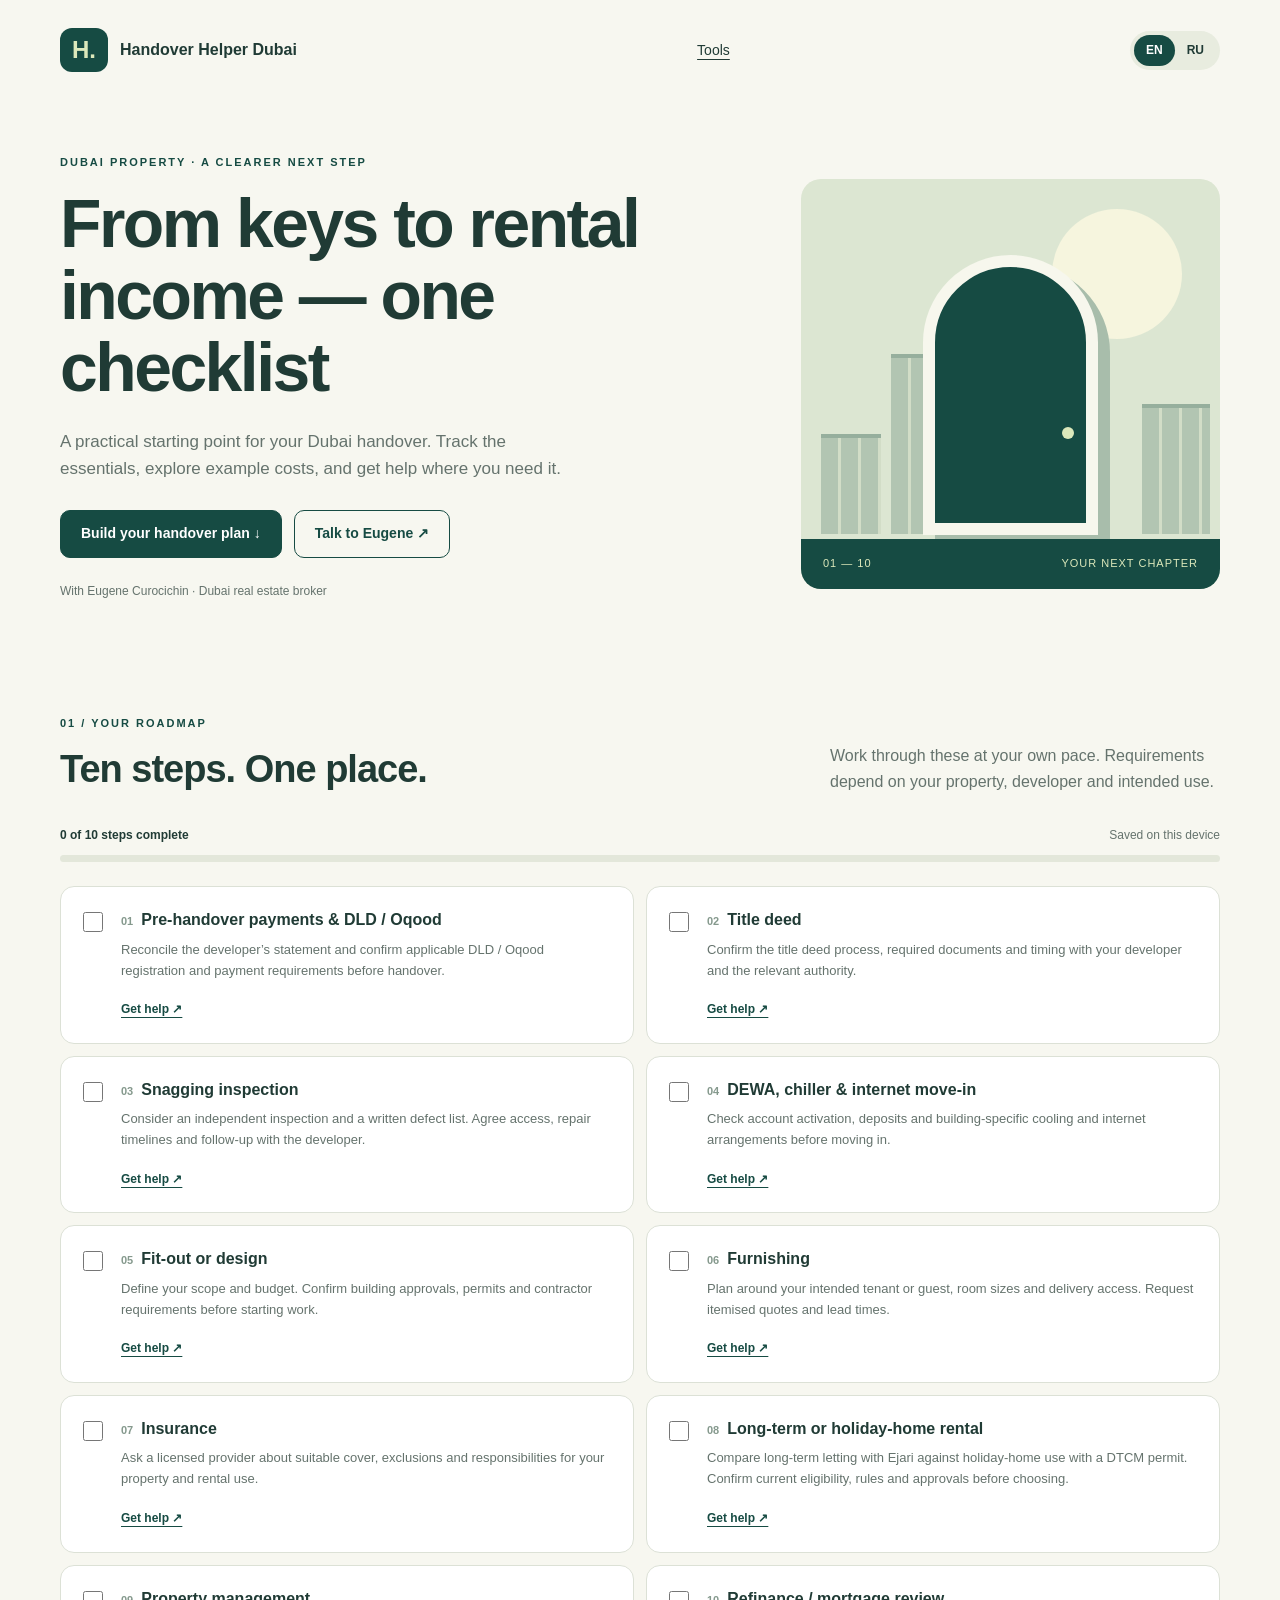
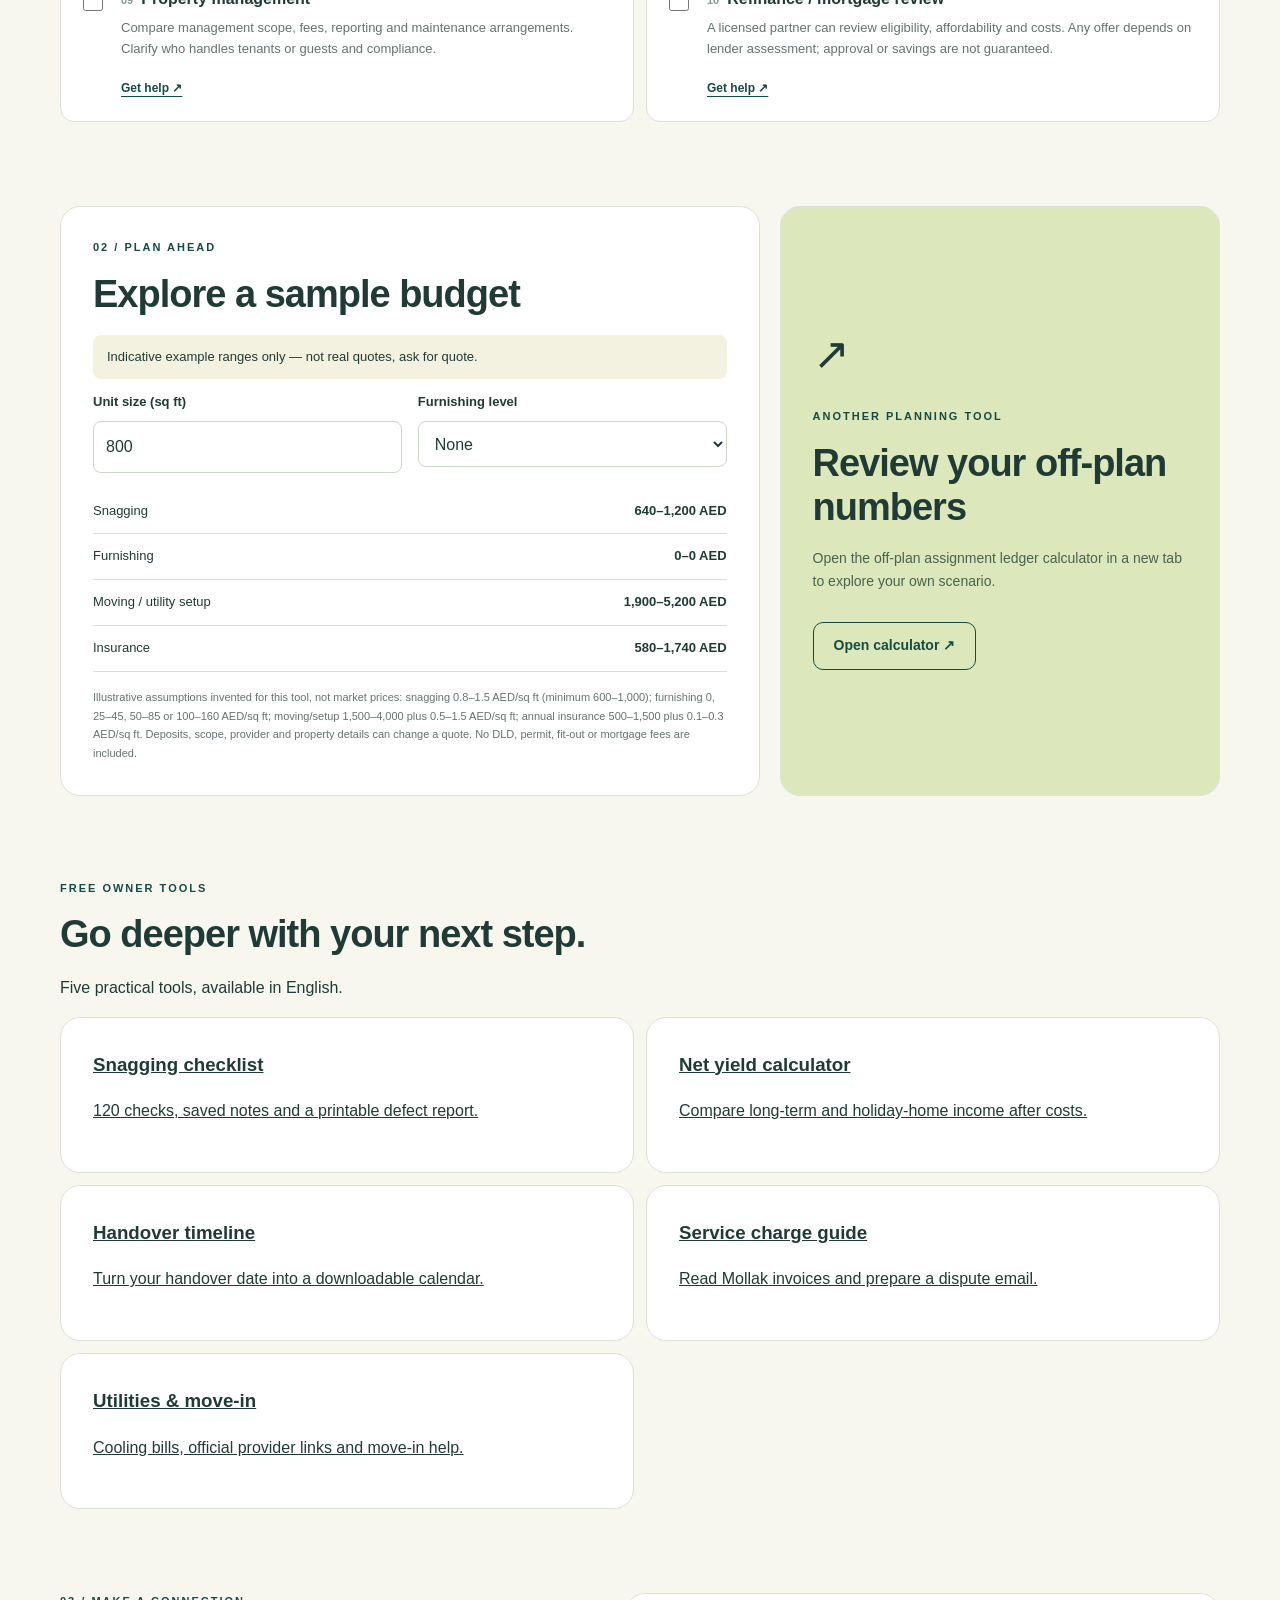
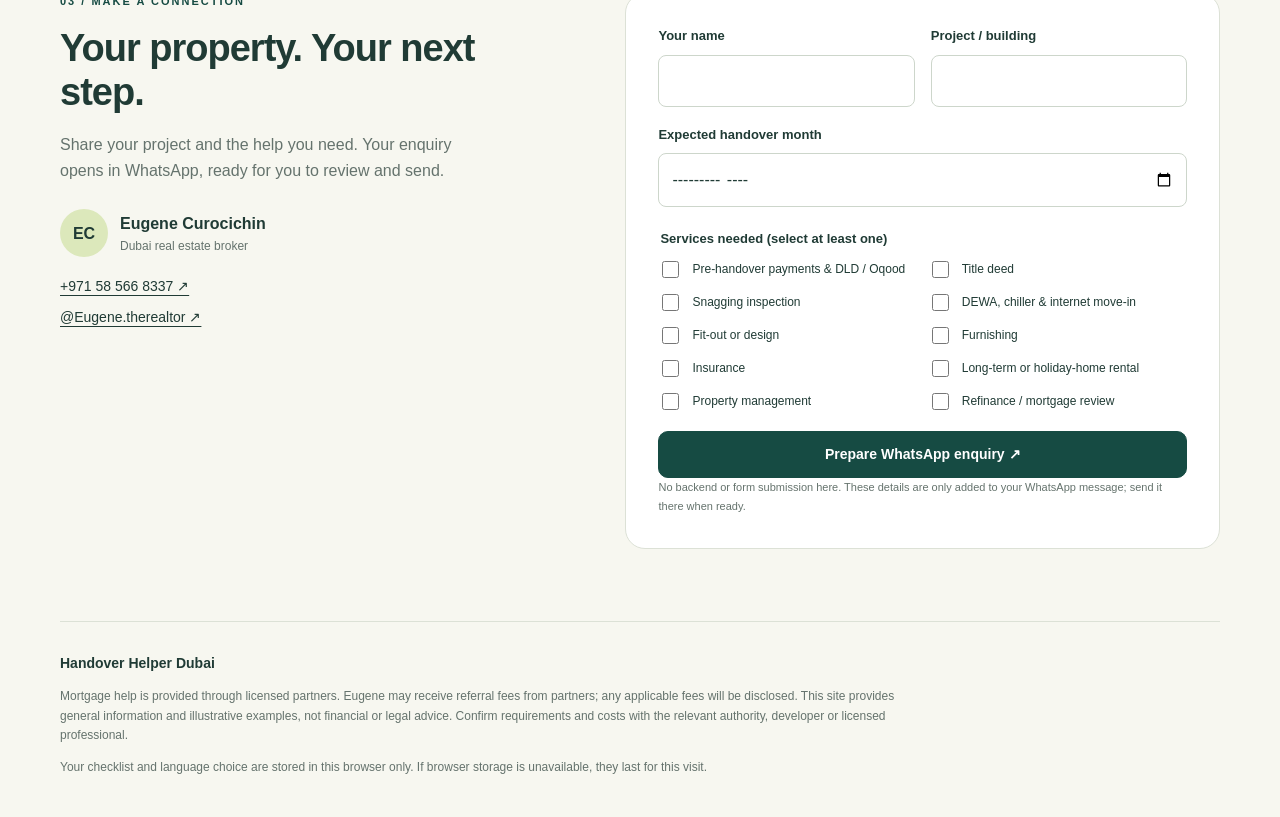
<file: index.html>
<!doctype html>
<html lang="en">
<head>
  <meta charset="utf-8">
  <meta name="viewport" content="width=device-width, initial-scale=1">
  <meta name="theme-color" content="#164b43">
  <title>Handover Helper Dubai</title>
  <link rel="stylesheet" href="styles.css">
  <script src="app.js" defer></script>
</head>
<body>
  <header class="header wrap">
    <a class="brand" href="#"><span class="brand-icon" aria-hidden="true">H.</span><span data-i18n="brand"></span></a>
    <a href="#tools" class="text-link" data-i18n="toolsNav">Tools</a><div class="language" role="group" data-aria="language"><button type="button" data-lang="en">EN</button><button type="button" data-lang="ru">RU</button></div>
  </header>
  <main>
    <section class="hero wrap">
      <div class="hero-copy"><p class="eyebrow" data-i18n="eyebrow"></p><h1 data-i18n="hero"></h1><p class="intro" data-i18n="intro"></p><div class="actions"><a class="button primary" href="#checklist" data-i18n="start"></a><a class="button secondary" id="hero-whatsapp" target="_blank" rel="noopener noreferrer" data-i18n="talk"></a></div><p class="byline" data-i18n="byline"></p></div>
      <div class="hero-art" aria-hidden="true"><div class="sun"></div><div class="building b1"></div><div class="building b2"></div><div class="building b3"></div><div class="arch"><div class="door-knob"></div></div><div class="art-caption"><span>01 — 10</span><span data-i18n="artCaption"></span></div></div>
    </section>
    <section class="wrap section" id="checklist">
      <div class="section-heading"><div><p class="eyebrow" data-i18n="checkEyebrow"></p><h2 data-i18n="checkTitle"></h2></div><p data-i18n="checkIntro"></p></div>
      <div class="progress-panel"><div class="progress-label"><strong id="progress-text" aria-live="polite"></strong><span data-i18n="saved"></span></div><div class="progress-track" id="progress" role="progressbar" aria-valuemin="0" aria-valuemax="10" aria-valuenow="0" data-aria="progressLabel"><div id="progress-fill"></div></div></div>
      <div class="checklist" id="steps"></div>
    </section>
    <section class="wrap section tools-grid">
      <div class="panel estimator"><p class="eyebrow" data-i18n="estimateEyebrow"></p><h2 data-i18n="estimateTitle"></h2><p class="note" data-i18n="estimateWarning"></p>
        <div class="input-grid"><div><label for="size" data-i18n="size"></label><input id="size" type="number" min="1" max="100000" step="any" value="800" inputmode="decimal" aria-describedby="estimate-error"></div><div><label for="level" data-i18n="level"></label><select id="level"></select></div></div>
        <p class="error" id="estimate-error" aria-live="polite"></p><dl id="estimate-results" class="results" aria-live="polite"></dl><p class="small" data-i18n="estimateBasis"></p>
      </div>
      <aside class="panel calculator"><div class="calc-icon" aria-hidden="true">↗</div><p class="eyebrow" data-i18n="calculatorEyebrow"></p><h2 data-i18n="calculatorTitle"></h2><p data-i18n="calculatorIntro"></p><a class="button secondary" href="https://evgheni34-hash.github.io/offplan-assignment-ledger" target="_blank" rel="noopener noreferrer" data-i18n="calculatorLink"></a></aside>
    </section>
<section class="wrap section" id="tools"><p class="eyebrow" data-i18n="toolsEyebrow"></p><h2 data-i18n="toolsTitle"></h2><p data-i18n="toolsIntro"></p><div class="checklist"><a class="panel" href="tools/snagging/index.html"><h3>Snagging checklist</h3><p>120 checks, saved notes and a printable defect report.</p></a><a class="panel" href="tools/yield/index.html"><h3>Net yield calculator</h3><p>Compare long-term and holiday-home income after costs.</p></a><a class="panel" href="tools/timeline/index.html"><h3>Handover timeline</h3><p>Turn your handover date into a downloadable calendar.</p></a><a class="panel" href="tools/service-charge/index.html"><h3>Service charge guide</h3><p>Read Mollak invoices and prepare a dispute email.</p></a><a class="panel" href="tools/utilities/index.html"><h3>Utilities & move-in</h3><p>Cooling bills, official provider links and move-in help.</p></a></div></section>    <section class="wrap section" id="contact"><div class="contact-grid"><div><p class="eyebrow" data-i18n="contactEyebrow"></p><h2 data-i18n="contactTitle"></h2><p data-i18n="contactIntro"></p><div class="broker"><div class="avatar" aria-hidden="true">EC</div><div><strong data-i18n="brokerName"></strong><span data-i18n="brokerRole"></span></div></div><a class="text-link" href="https://wa.me/971585668337" target="_blank" rel="noopener noreferrer">+971 58 566 8337 ↗</a><a class="text-link" href="https://www.instagram.com/Eugene.therealtor/" target="_blank" rel="noopener noreferrer">@Eugene.therealtor ↗</a></div>
      <form id="lead-form" class="panel" novalidate><div class="input-grid"><div><label for="name" data-i18n="name"></label><input id="name" name="name" autocomplete="name" maxlength="100" required></div><div><label for="project" data-i18n="project"></label><input id="project" name="project" maxlength="150" required></div></div><label for="month" data-i18n="month"></label><input id="month" name="month" type="month" required><fieldset><legend data-i18n="services"></legend><div id="service-options" class="service-options"></div></fieldset><p class="error" id="form-error" role="alert"></p><button class="button primary" type="submit" data-i18n="send"></button><p class="small" data-i18n="privacy"></p></form></div></section>
  </main>
  <footer class="wrap footer"><strong data-i18n="brand"></strong><p data-i18n="disclaimer"></p><p class="small" data-i18n="footerNote"></p></footer>
</body>
</html>
</file>
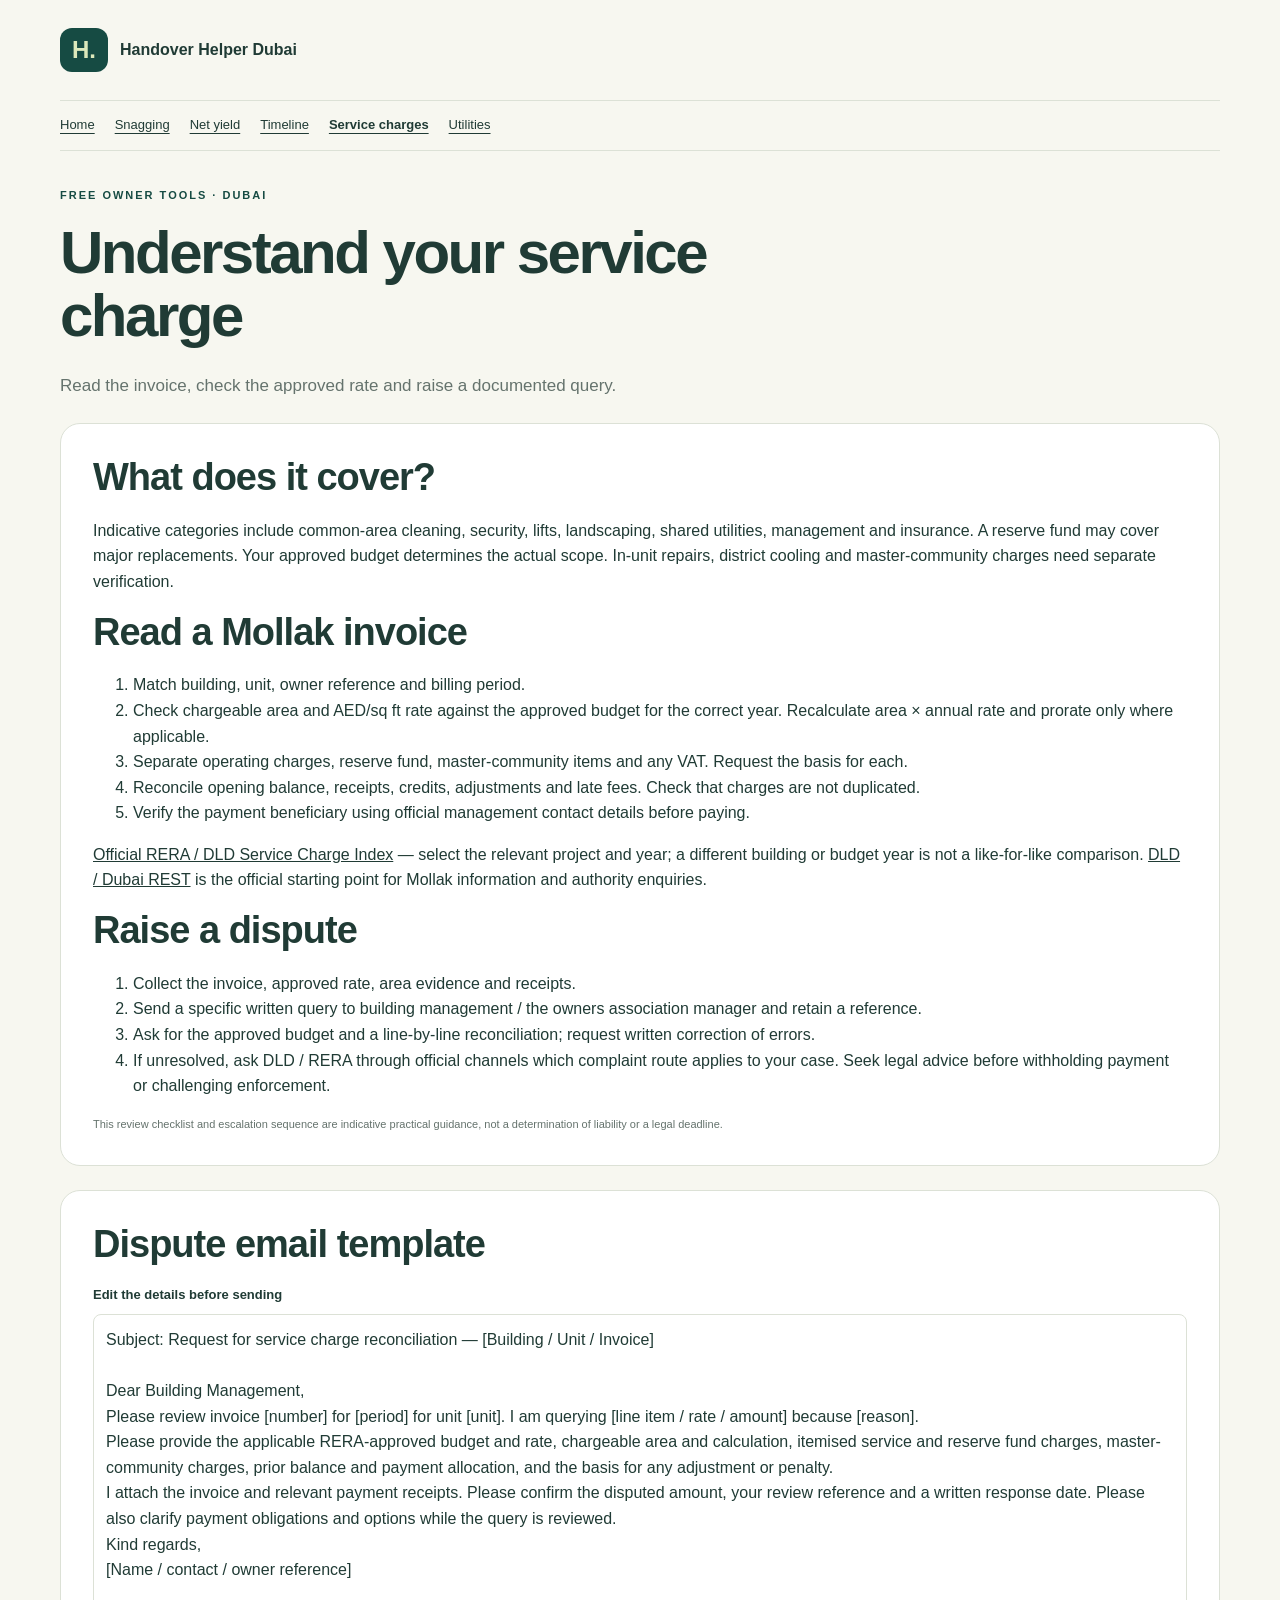
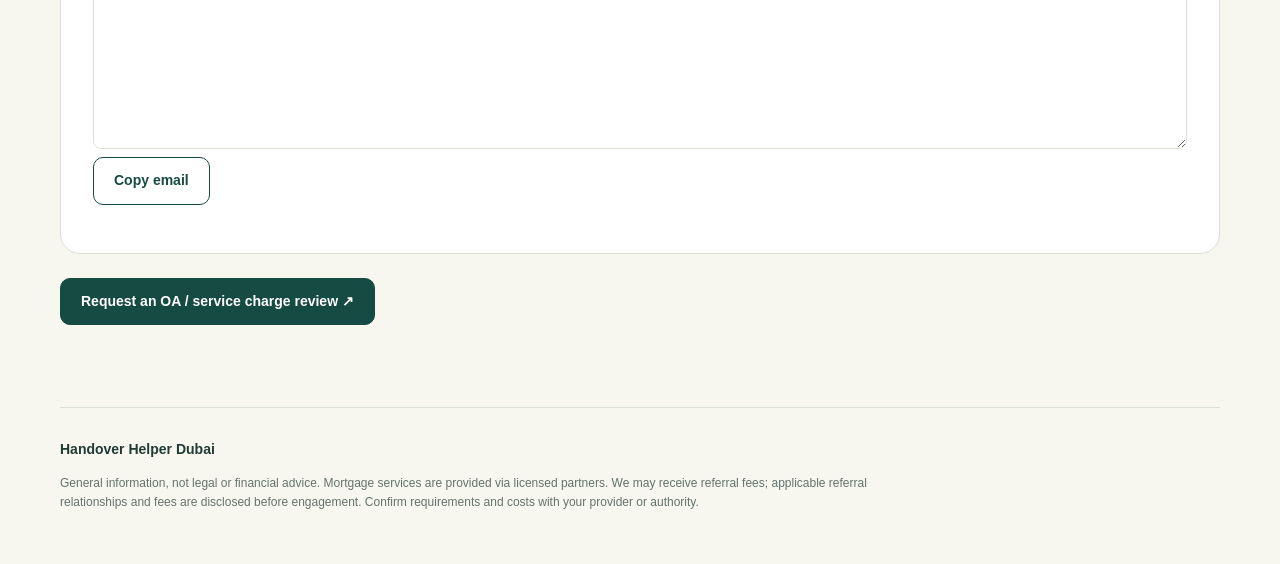
<file: tools/service-charge/index.html>
<!doctype html><html lang="en"><head><meta charset="utf-8"><meta name="viewport" content="width=device-width, initial-scale=1"><title>Understand your service charge | Handover Helper Dubai</title><link rel="stylesheet" href="../../styles.css"><link rel="stylesheet" href="../tools.css"><script src="../common.js" defer></script><script src="service-charge.js" defer></script></head><body><header class="wrap header"><a class="brand" href="../../index.html"><span class="brand-icon">H.</span>Handover Helper Dubai</a></header><div class="wrap"><nav class="tool-nav" aria-label="Main navigation"><a href="../../index.html">Home</a><a href="../snagging/index.html">Snagging</a><a href="../yield/index.html">Net yield</a><a href="../timeline/index.html">Timeline</a><a href="../service-charge/index.html">Service charges</a><a href="../utilities/index.html">Utilities</a></nav></div><main class="wrap tool-main"><div class="tool-intro"><p class="eyebrow">Free owner tools · Dubai</p><h1>Understand your service charge</h1><p class="intro">Read the invoice, check the approved rate and raise a documented query.</p></div><section class="panel"><h2>What does it cover?</h2><p>Indicative categories include common-area cleaning, security, lifts, landscaping, shared utilities, management and insurance. A reserve fund may cover major replacements. Your approved budget determines the actual scope. In-unit repairs, district cooling and master-community charges need separate verification.</p><h2>Read a Mollak invoice</h2><ol><li>Match building, unit, owner reference and billing period.</li><li>Check chargeable area and AED/sq ft rate against the approved budget for the correct year. Recalculate area × annual rate and prorate only where applicable.</li><li>Separate operating charges, reserve fund, master-community items and any VAT. Request the basis for each.</li><li>Reconcile opening balance, receipts, credits, adjustments and late fees. Check that charges are not duplicated.</li><li>Verify the payment beneficiary using official management contact details before paying.</li></ol><p><a href="https://dubailand.gov.ae/en/eservices/service-charge-index-overview/service-charge-index/">Official RERA / DLD Service Charge Index</a> — select the relevant project and year; a different building or budget year is not a like-for-like comparison. <a href="https://dubailand.gov.ae/">DLD / Dubai REST</a> is the official starting point for Mollak information and authority enquiries.</p><h2>Raise a dispute</h2><ol><li>Collect the invoice, approved rate, area evidence and receipts.</li><li>Send a specific written query to building management / the owners association manager and retain a reference.</li><li>Ask for the approved budget and a line-by-line reconciliation; request written correction of errors.</li><li>If unresolved, ask DLD / RERA through official channels which complaint route applies to your case. Seek legal advice before withholding payment or challenging enforcement.</li></ol><p class="small">This review checklist and escalation sequence are indicative practical guidance, not a determination of liability or a legal deadline.</p></section><section class="panel"><h2>Dispute email template</h2><label for="dispute-email">Edit the details before sending</label><textarea id="dispute-email" rows="16">Subject: Request for service charge reconciliation — [Building / Unit / Invoice]

Dear Building Management,
Please review invoice [number] for [period] for unit [unit]. I am querying [line item / rate / amount] because [reason].
Please provide the applicable RERA-approved budget and rate, chargeable area and calculation, itemised service and reserve fund charges, master-community charges, prior balance and payment allocation, and the basis for any adjustment or penalty.
I attach the invoice and relevant payment receipts. Please confirm the disputed amount, your review reference and a written response date. Please also clarify payment obligations and options while the query is reviewed.
Kind regards,
[Name / contact / owner reference]</textarea><button class="button secondary" id="copy-email">Copy email</button><p id="copy-status" role="status"></p></section><p class="no-print"><a class="button primary" data-wa="sc-guide" href="https://wa.me/971585668337?text=%5Bsc-guide%5D">Request an OA / service charge review ↗</a></p></main><footer class="wrap footer"><strong>Handover Helper Dubai</strong><p>General information, not legal or financial advice. Mortgage services are provided via licensed partners. We may receive referral fees; applicable referral relationships and fees are disclosed before engagement. Confirm requirements and costs with your provider or authority.</p></footer></body></html>
</file>
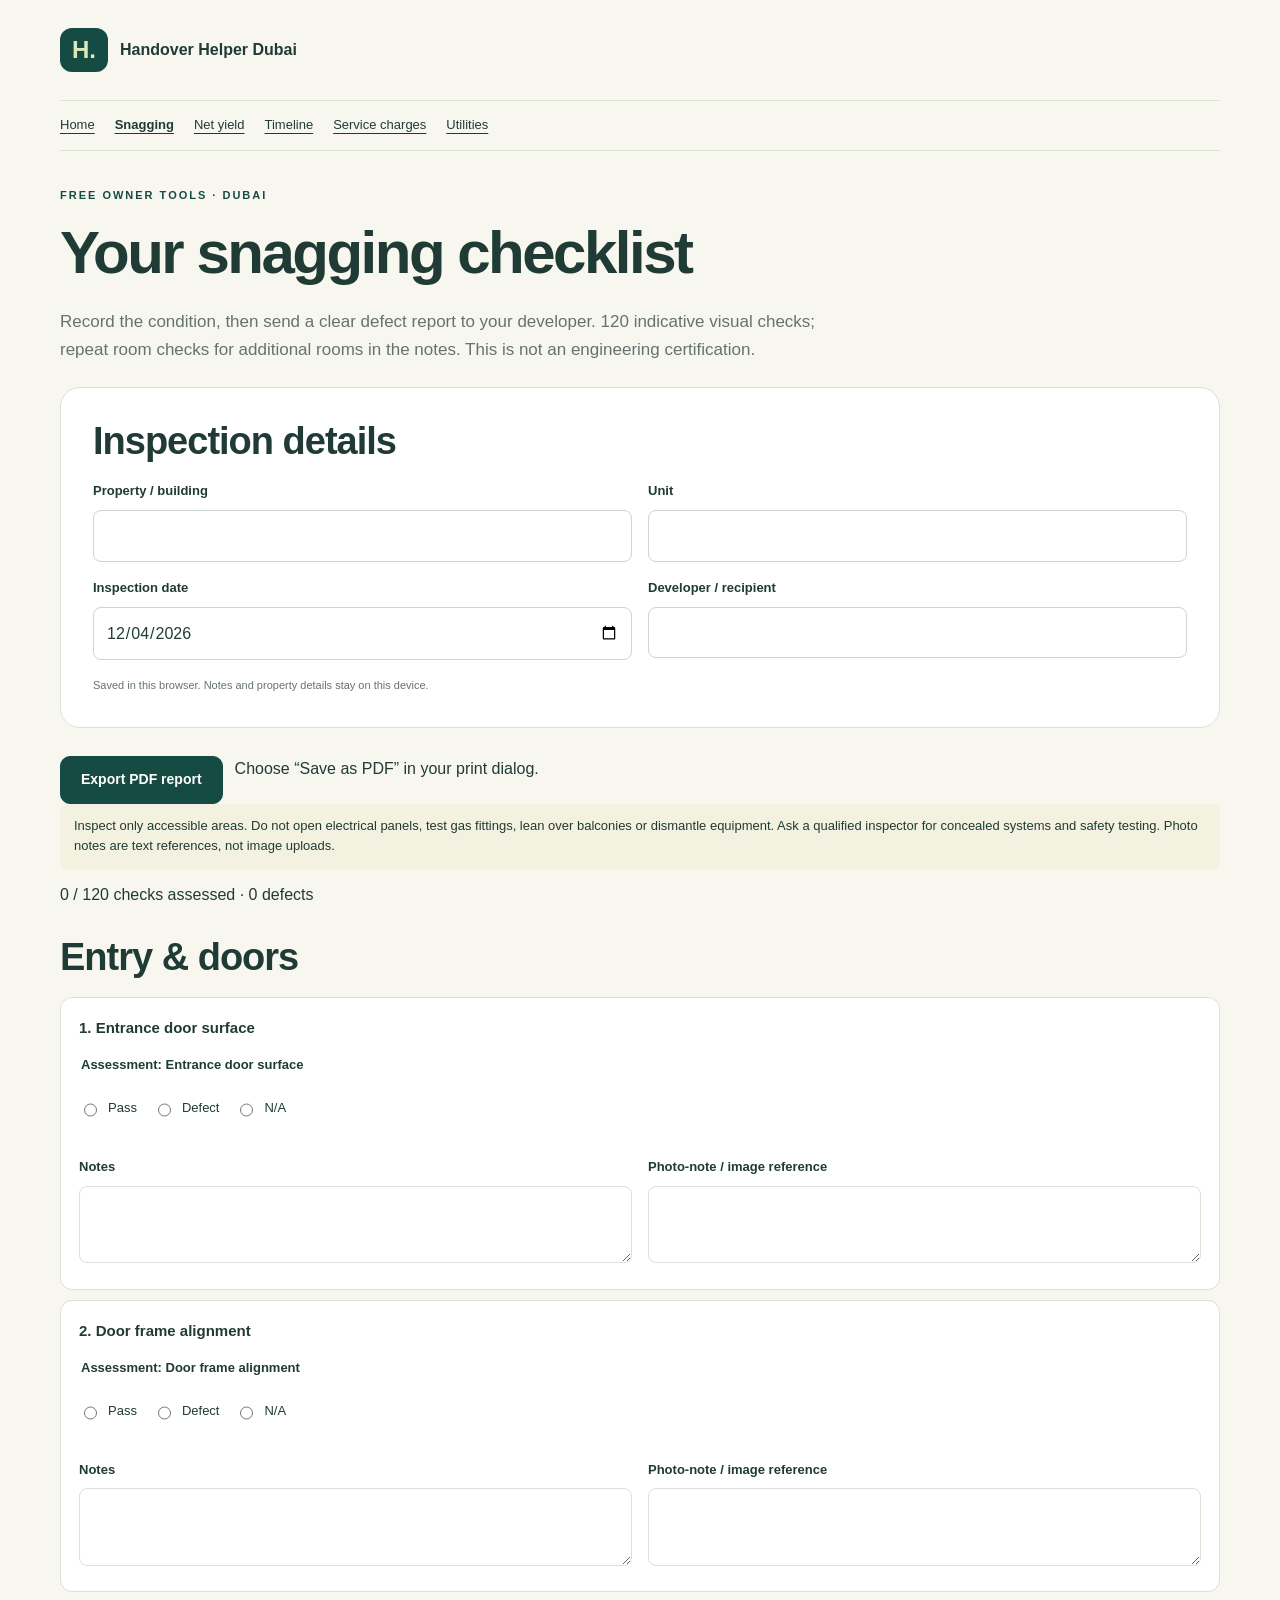
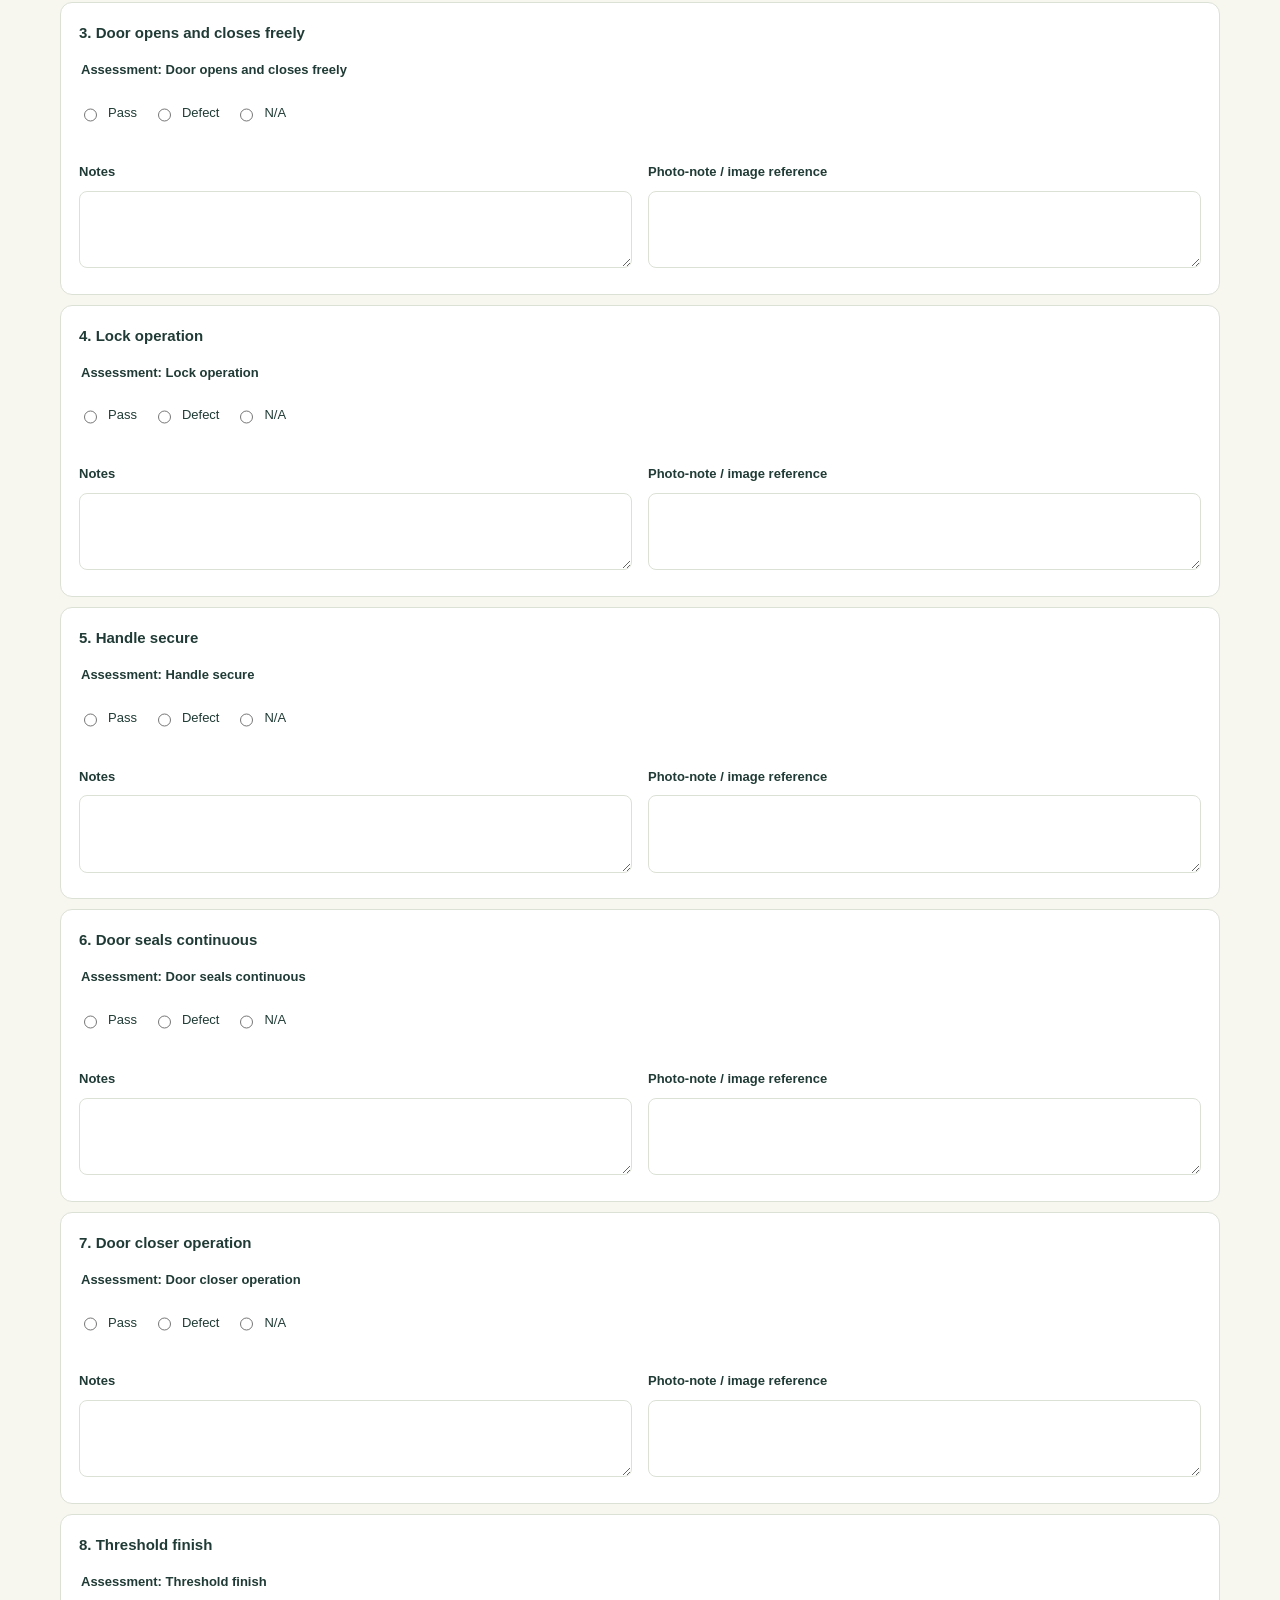
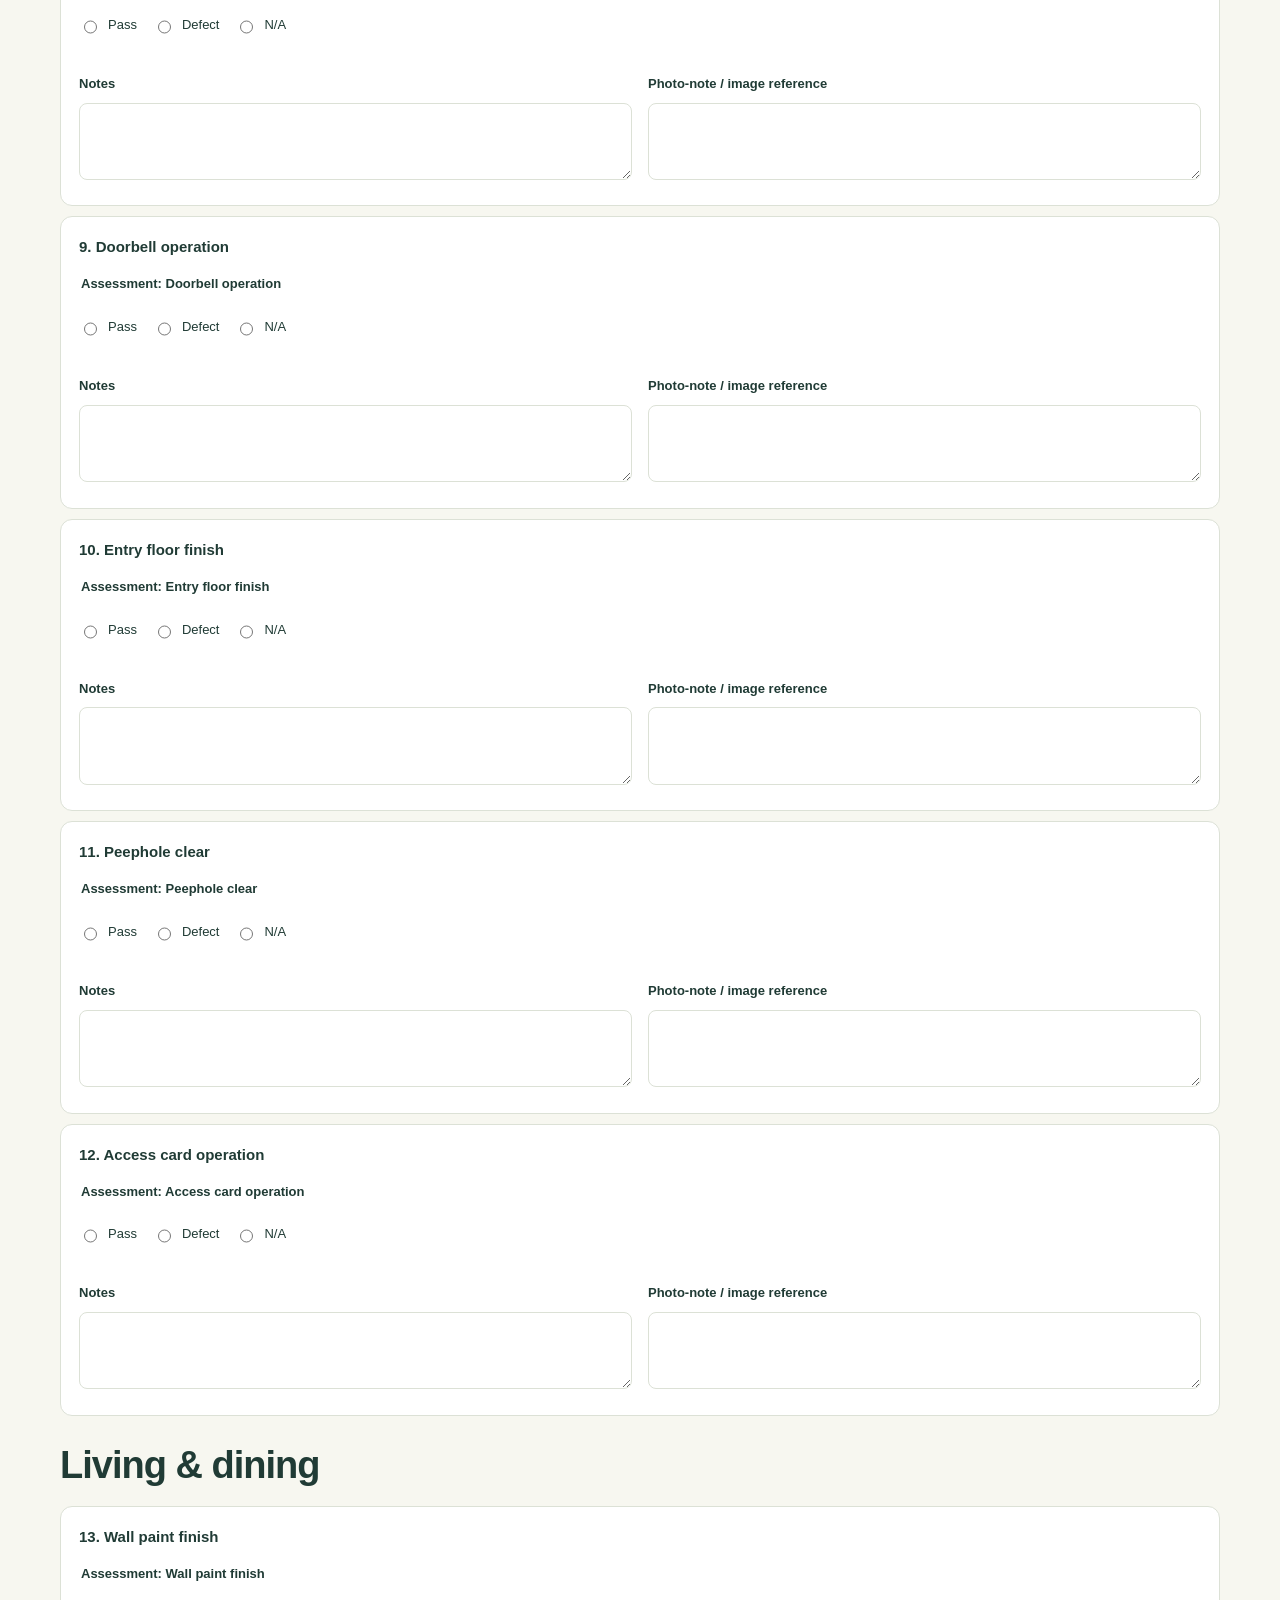
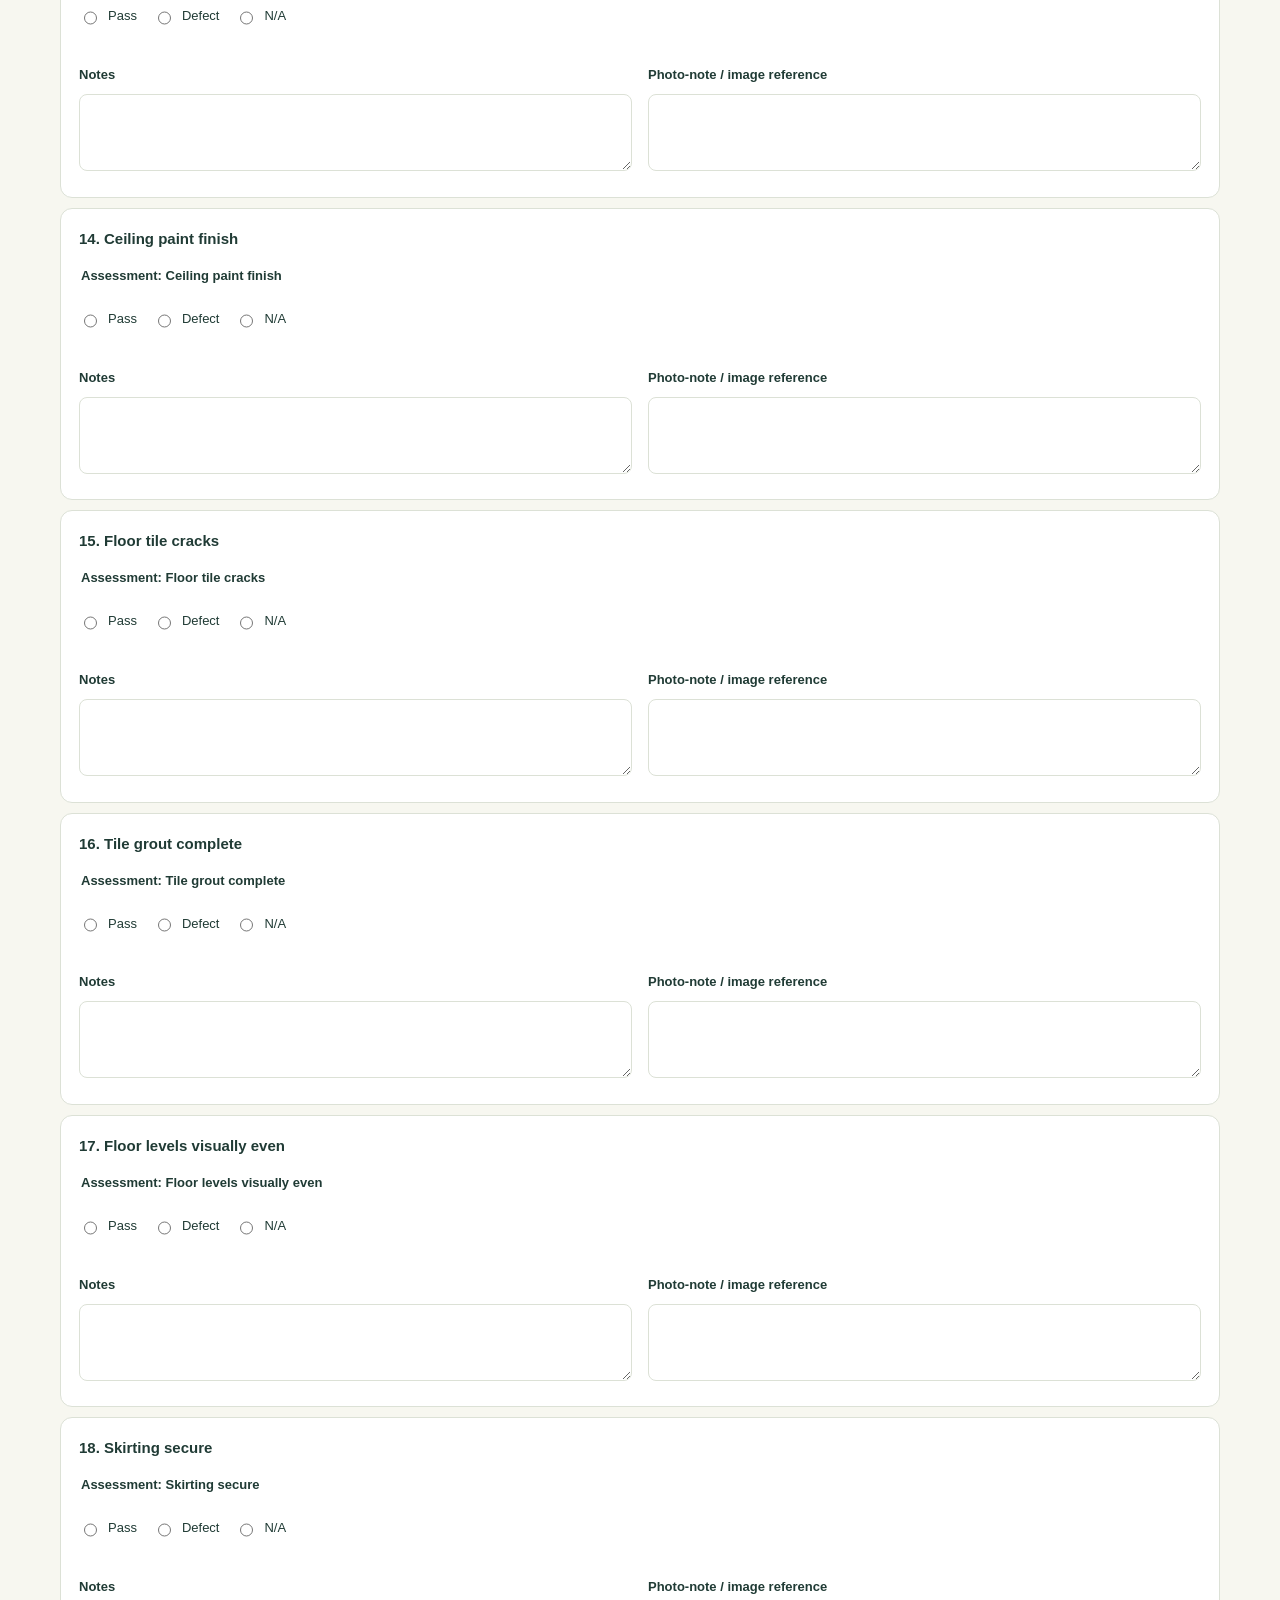
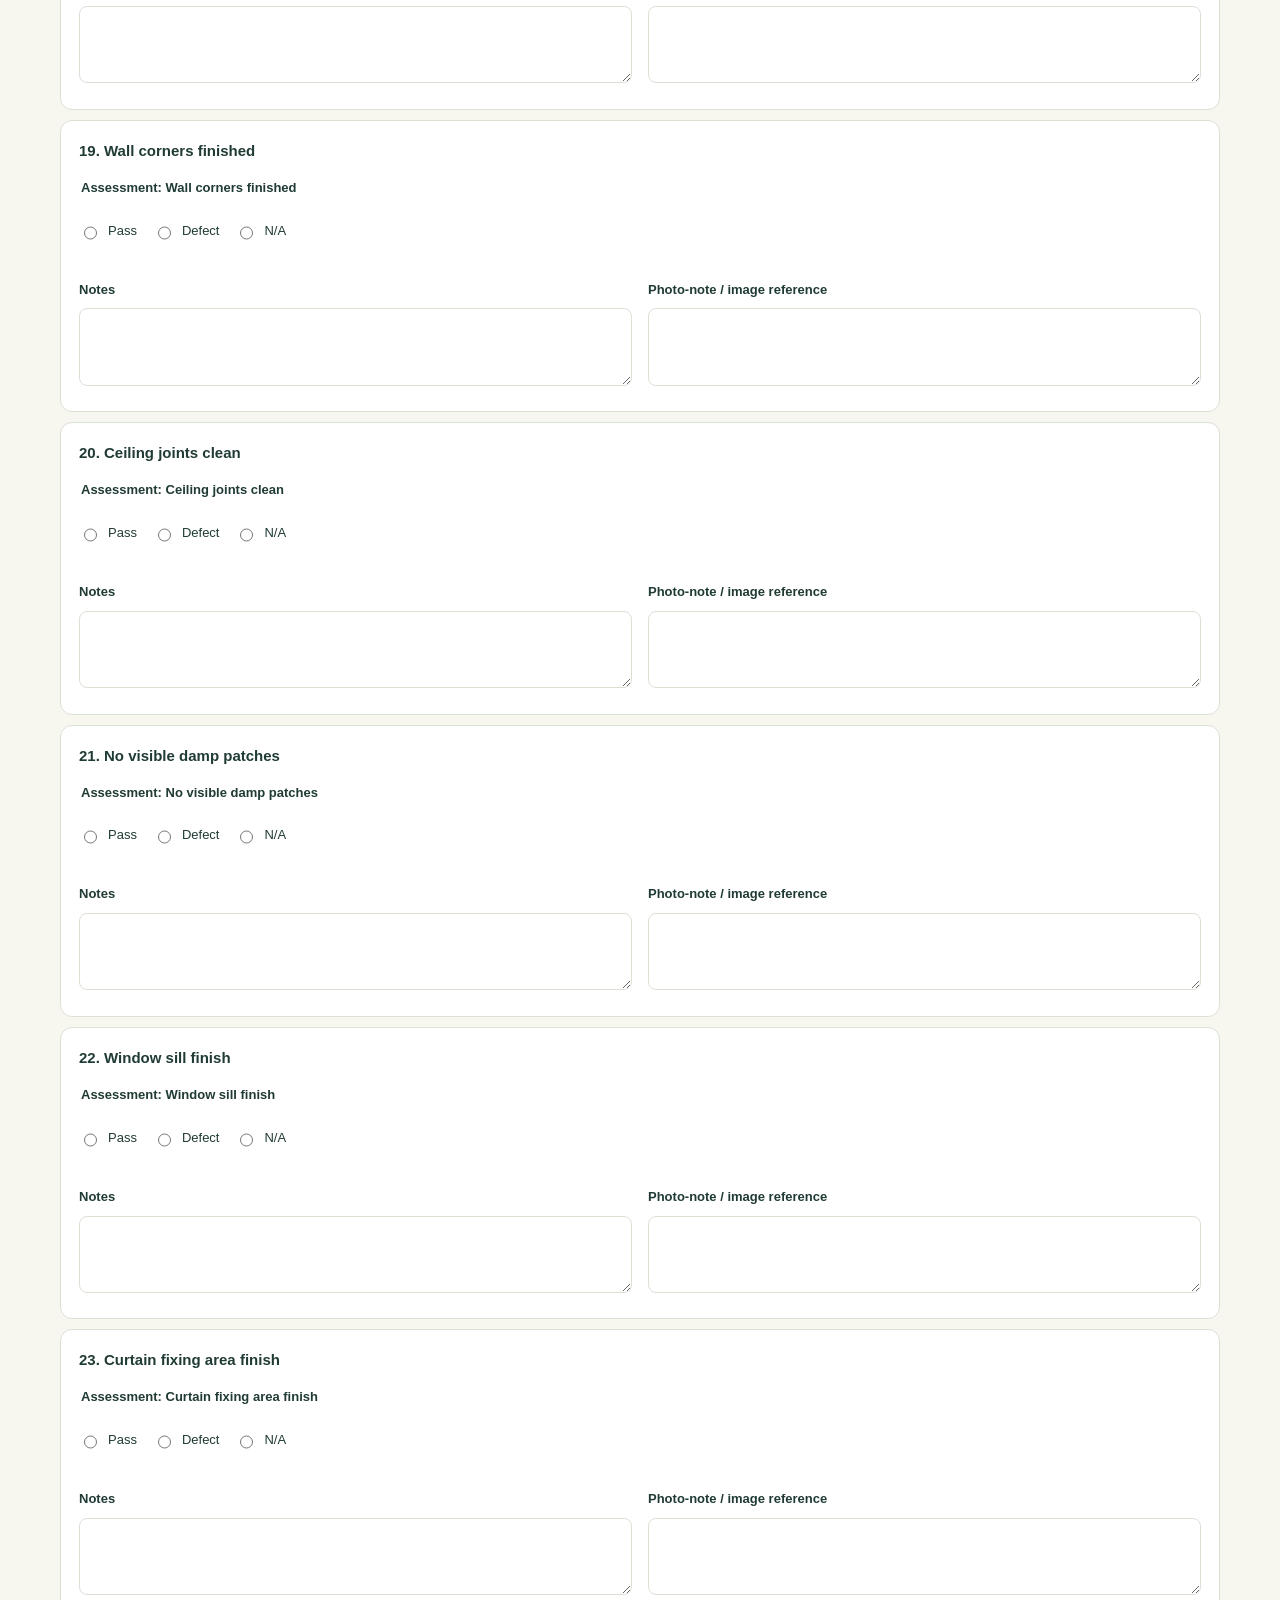
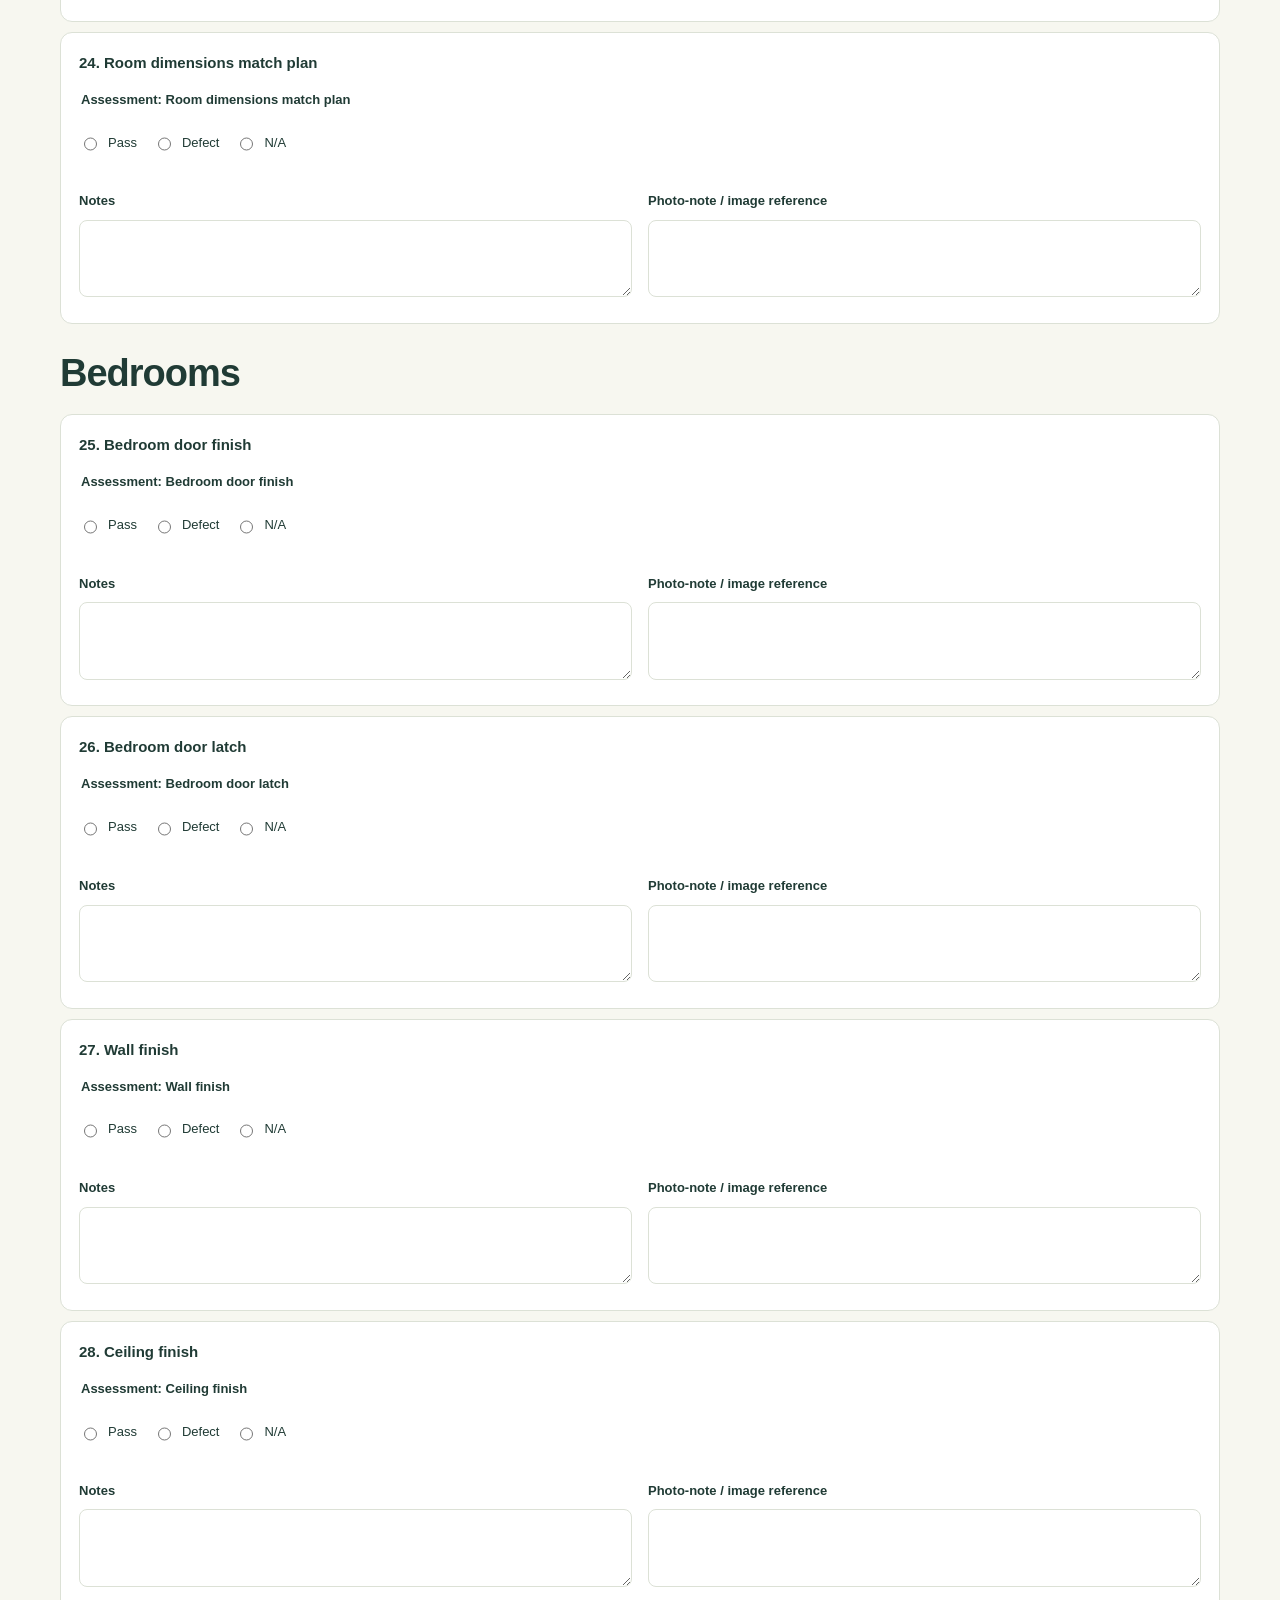
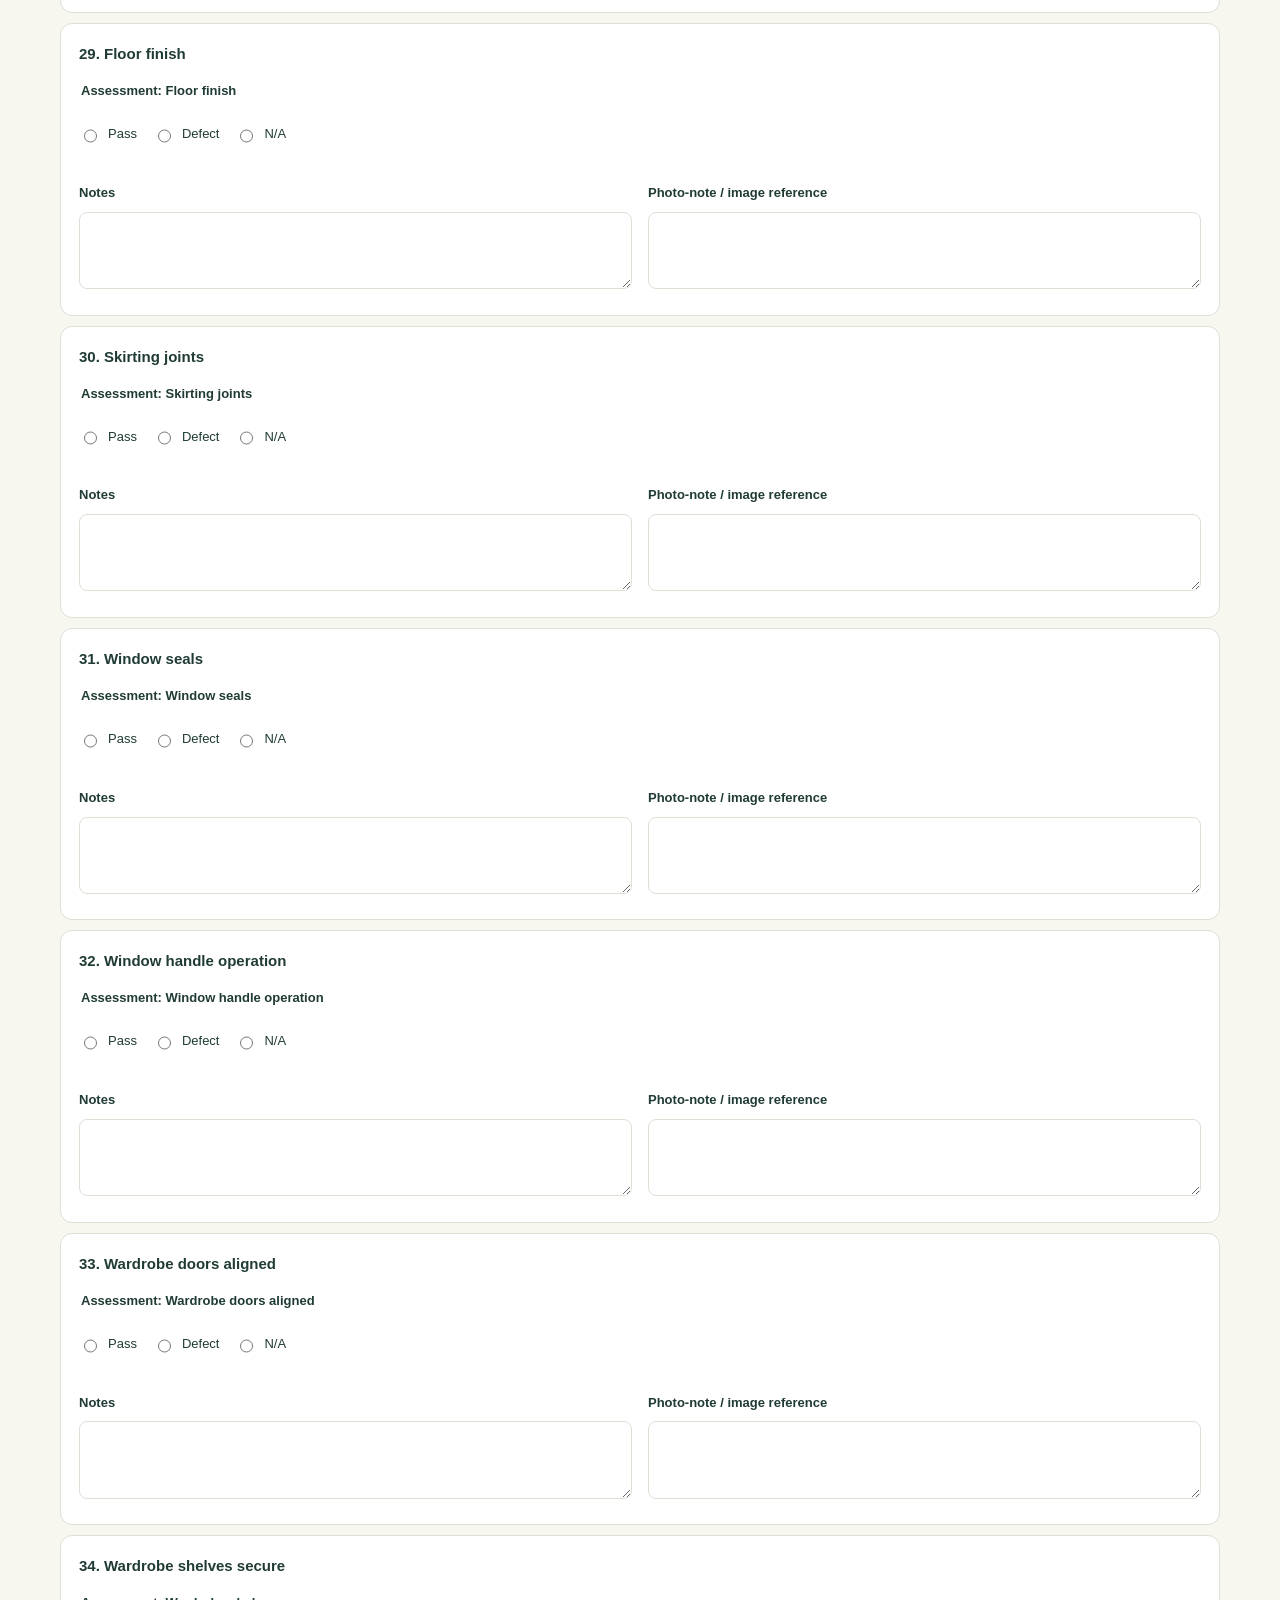
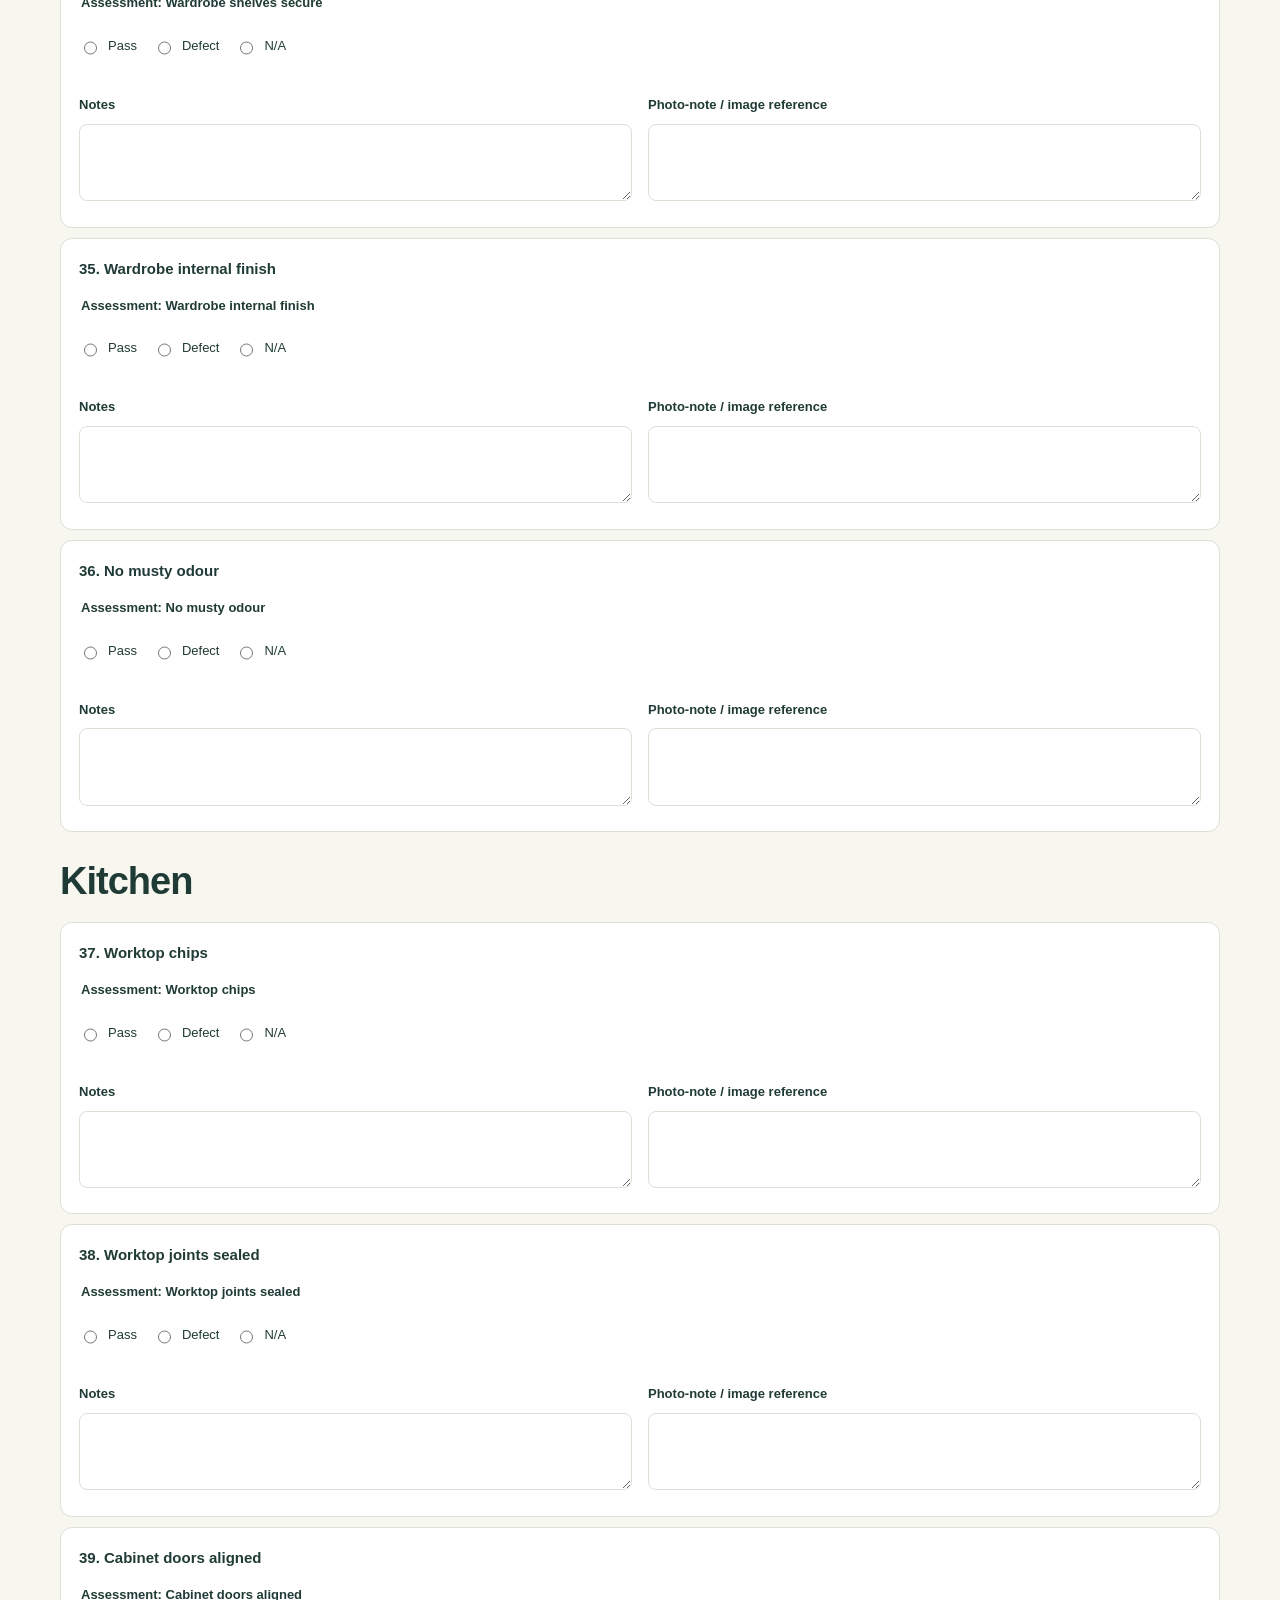
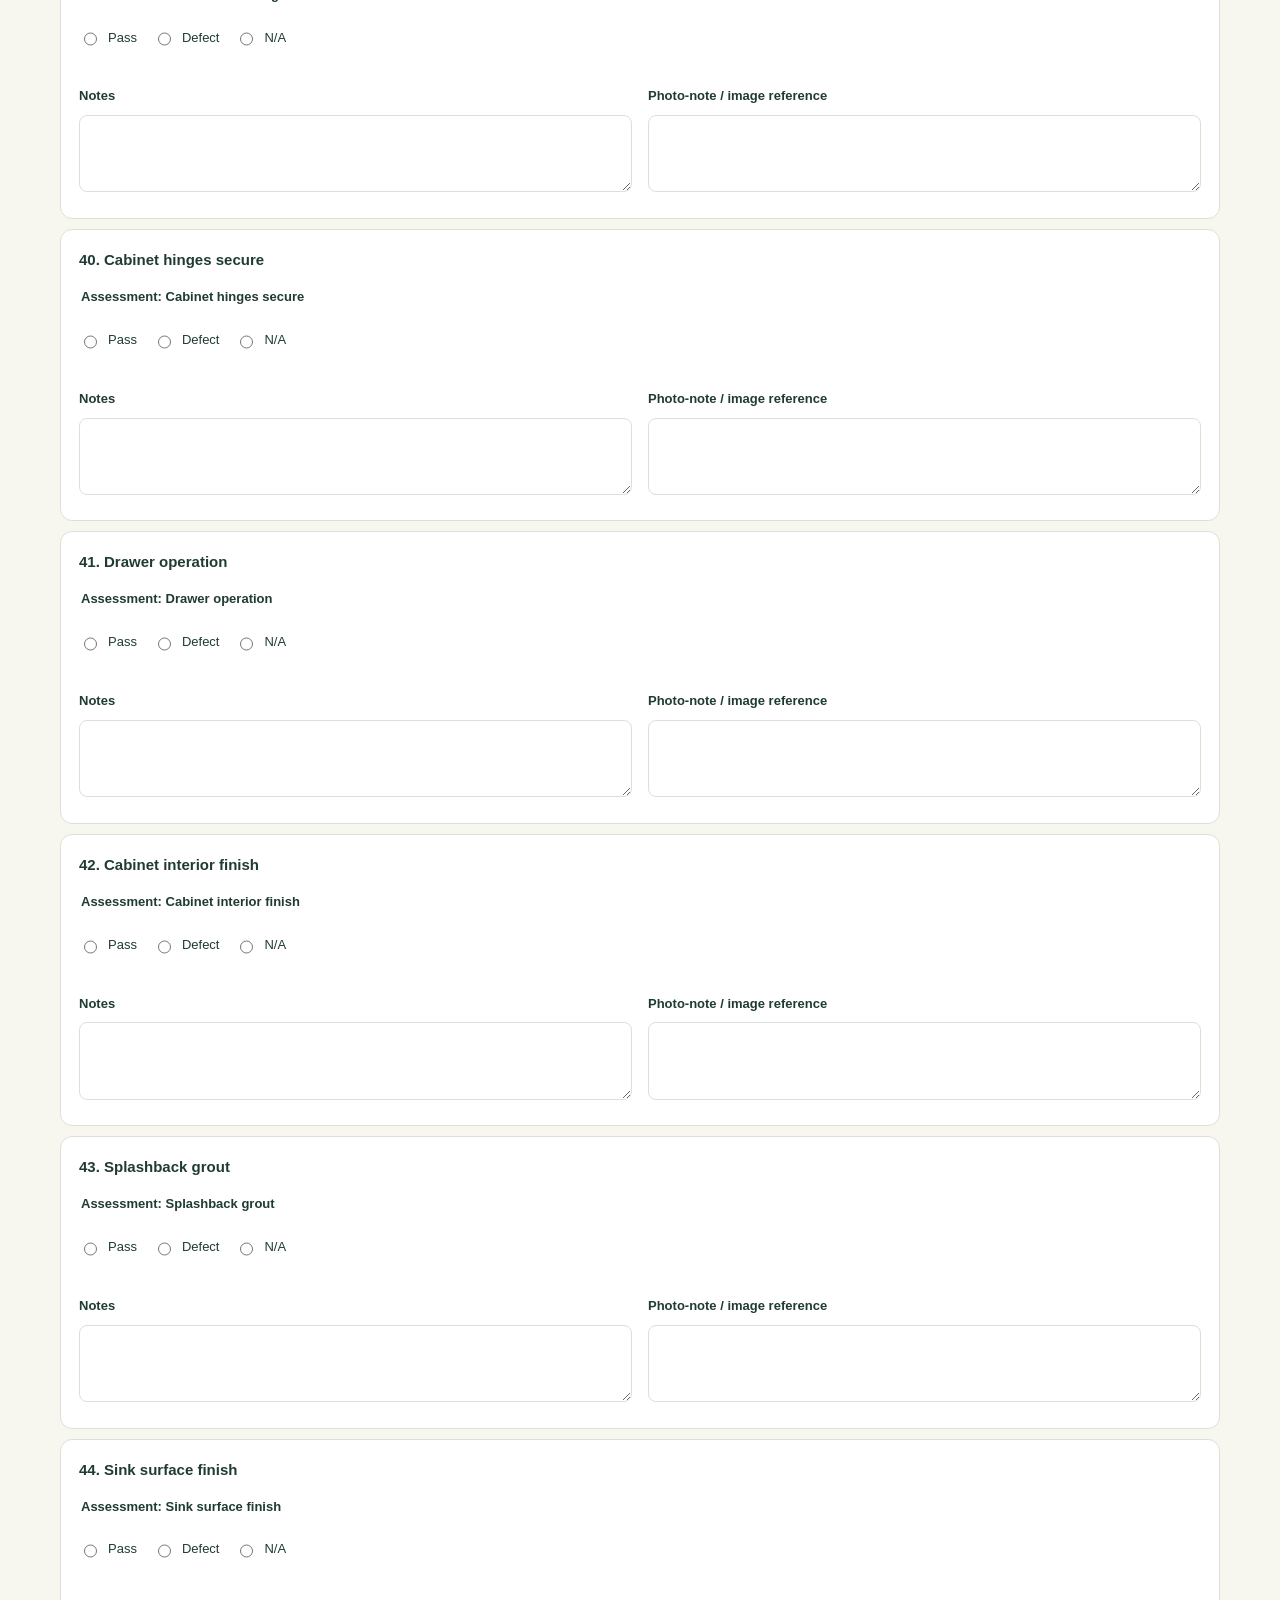
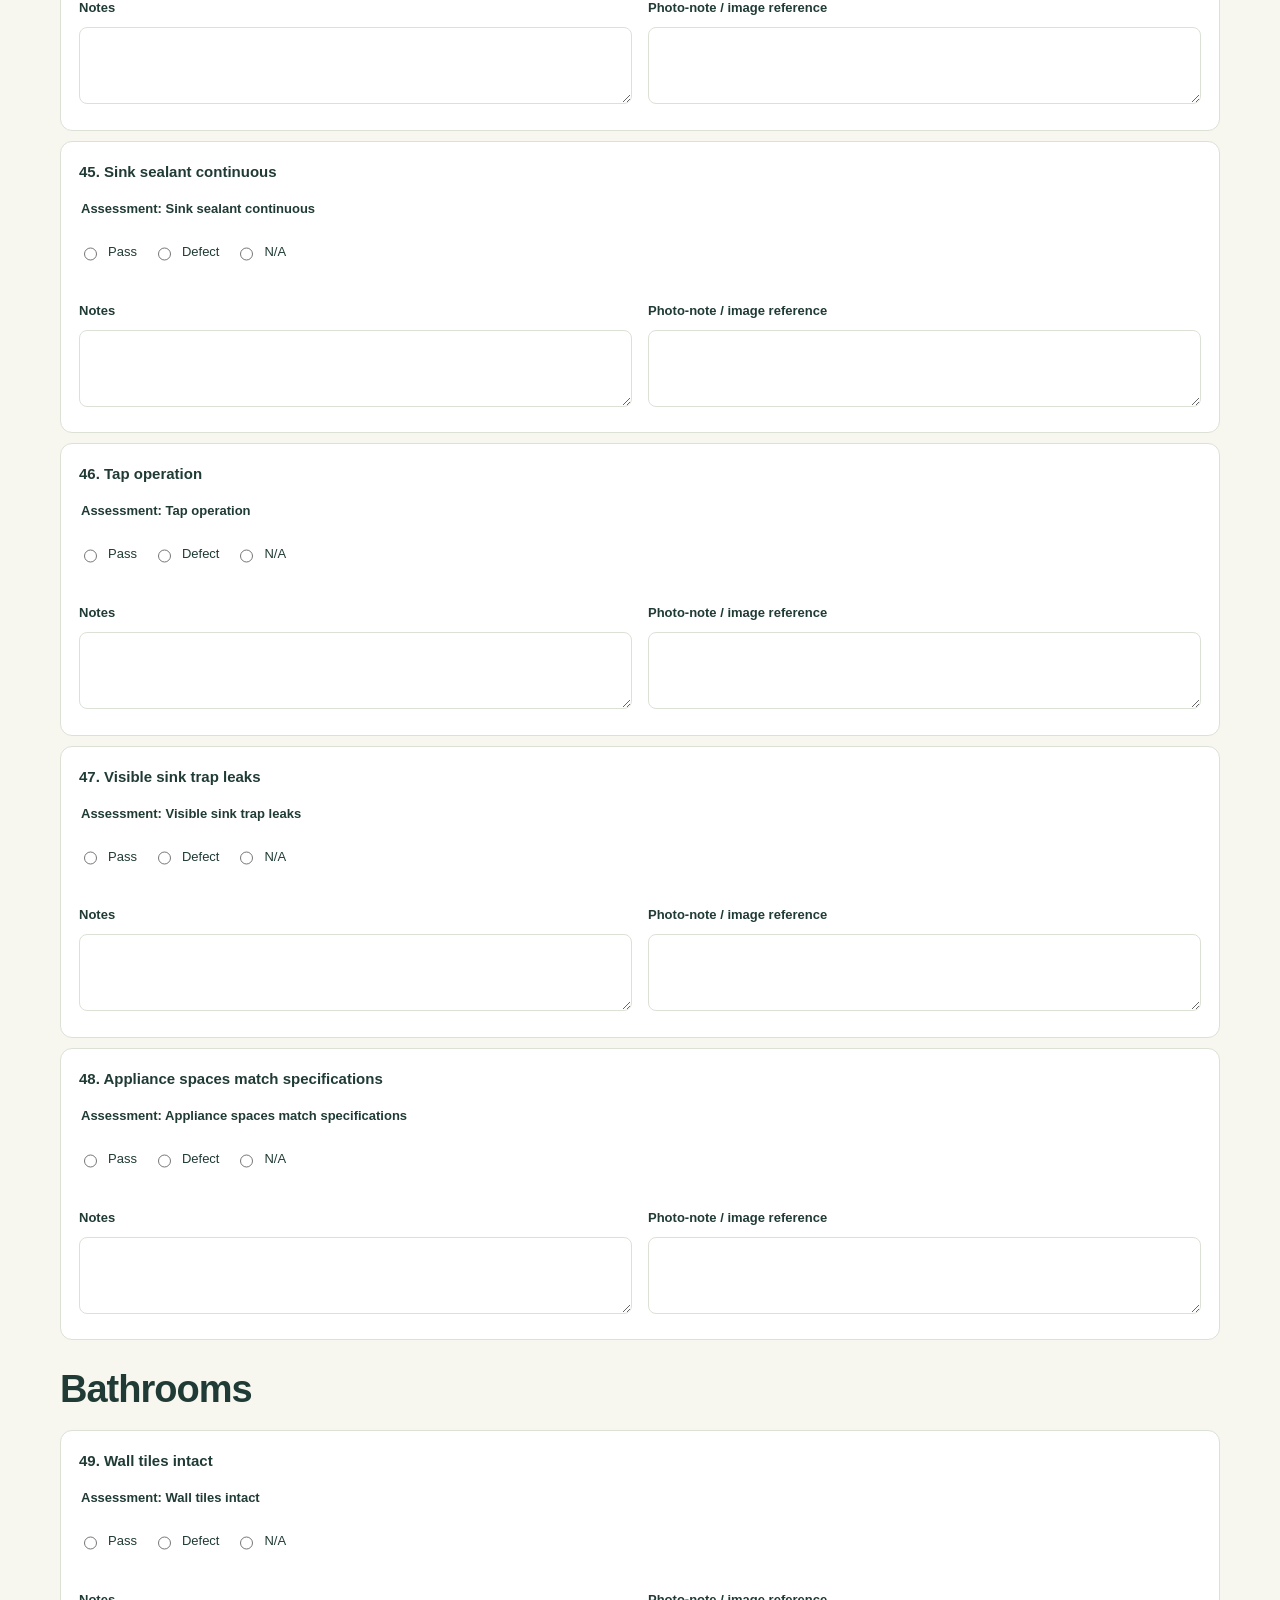
<file: tools/snagging/index.html>
<!doctype html><html lang="en"><head><meta charset="utf-8"><meta name="viewport" content="width=device-width, initial-scale=1"><title>Your snagging checklist | Handover Helper Dubai</title><link rel="stylesheet" href="../../styles.css"><link rel="stylesheet" href="../tools.css"><script src="../common.js" defer></script><script src="snagging.js" defer></script></head><body><header class="wrap header"><a class="brand" href="../../index.html"><span class="brand-icon">H.</span>Handover Helper Dubai</a></header><div class="wrap"><nav class="tool-nav" aria-label="Main navigation"><a href="../../index.html">Home</a><a href="../snagging/index.html">Snagging</a><a href="../yield/index.html">Net yield</a><a href="../timeline/index.html">Timeline</a><a href="../service-charge/index.html">Service charges</a><a href="../utilities/index.html">Utilities</a></nav></div><main class="wrap tool-main"><div class="tool-intro"><p class="eyebrow">Free owner tools · Dubai</p><h1>Your snagging checklist</h1><p class="intro">Record the condition, then send a clear defect report to your developer. 120 indicative visual checks; repeat room checks for additional rooms in the notes. This is not an engineering certification.</p></div><section class="panel"><h2>Inspection details</h2><div class="input-grid"><div><label for="property">Property / building</label><input id="property" name="property" type="text" value="" ></div><div><label for="unit">Unit</label><input id="unit" name="unit" type="text" value="" ></div><div><label for="inspection-date">Inspection date</label><input id="inspection-date" name="inspection-date" type="date" value="" ></div><div><label for="developer">Developer / recipient</label><input id="developer" name="developer" type="text" value="" ></div></div><p id="save-status" class="small" role="status"></p></section><div class="actions no-print"><button class="button primary" id="print-report">Export PDF report</button><span>Choose “Save as PDF” in your print dialog.</span></div><p class="note no-print">Inspect only accessible areas. Do not open electrical panels, test gas fittings, lean over balconies or dismantle equipment. Ask a qualified inspector for concealed systems and safety testing. Photo notes are text references, not image uploads.</p><p id="snag-progress" role="status" class="no-print"></p><div id="snag-checks" class="no-print"></div><section id="print-report-content" class="print-only"></section><p class="no-print"><a class="button primary" data-wa="snag-pdf" href="https://wa.me/971585668337?text=%5Bsnag-pdf%5D">Book a professional snagging inspection ↗</a></p></main><footer class="wrap footer"><strong>Handover Helper Dubai</strong><p>General information, not legal or financial advice. Mortgage services are provided via licensed partners. We may receive referral fees; applicable referral relationships and fees are disclosed before engagement. Confirm requirements and costs with your provider or authority.</p></footer></body></html>
</file>
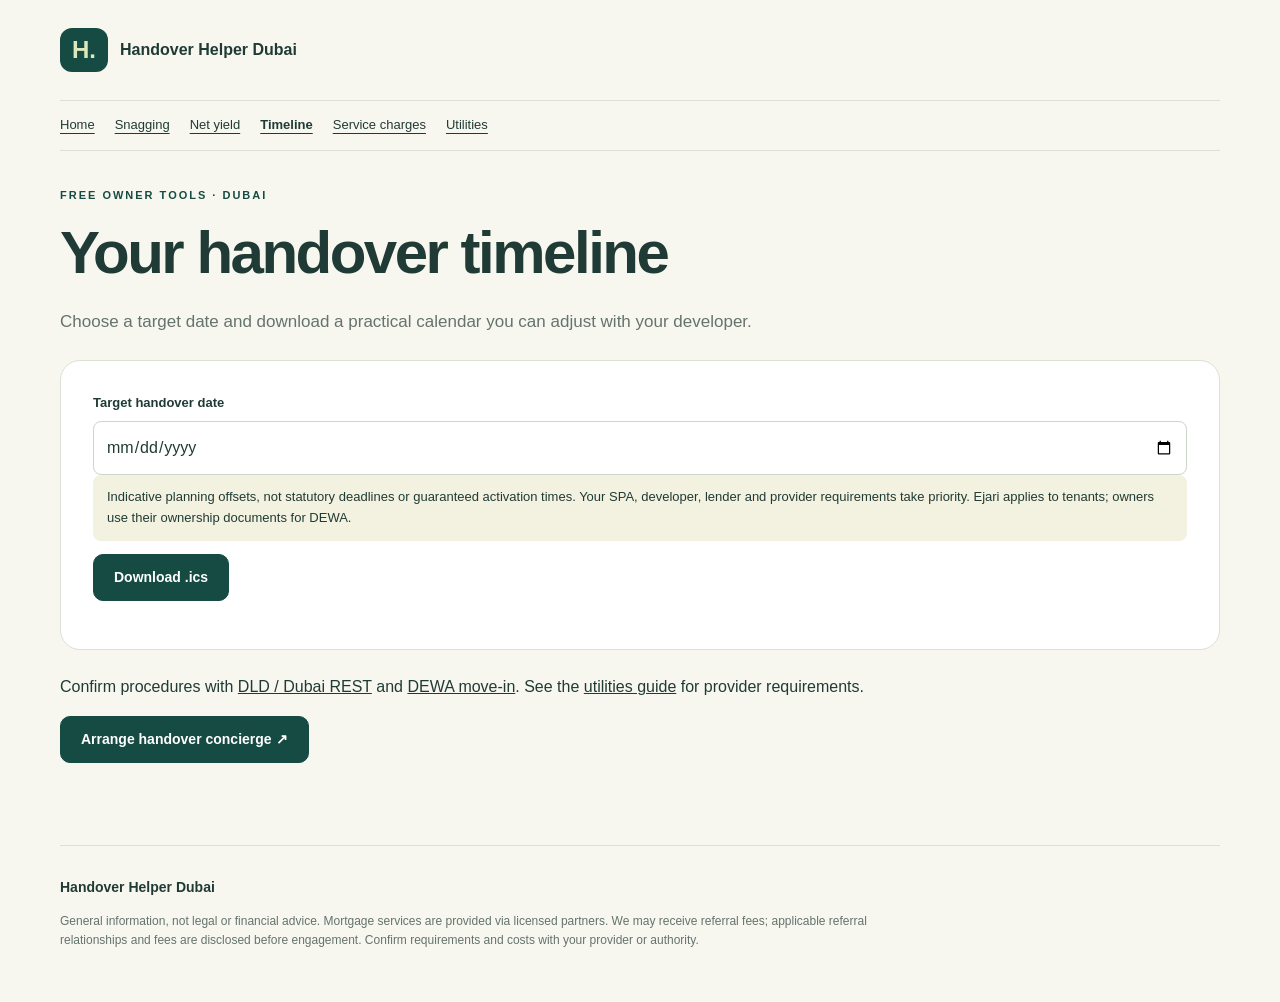
<file: tools/timeline/index.html>
<!doctype html><html lang="en"><head><meta charset="utf-8"><meta name="viewport" content="width=device-width, initial-scale=1"><title>Your handover timeline | Handover Helper Dubai</title><link rel="stylesheet" href="../../styles.css"><link rel="stylesheet" href="../tools.css"><script src="../common.js" defer></script><script src="timeline.js" defer></script></head><body><header class="wrap header"><a class="brand" href="../../index.html"><span class="brand-icon">H.</span>Handover Helper Dubai</a></header><div class="wrap"><nav class="tool-nav" aria-label="Main navigation"><a href="../../index.html">Home</a><a href="../snagging/index.html">Snagging</a><a href="../yield/index.html">Net yield</a><a href="../timeline/index.html">Timeline</a><a href="../service-charge/index.html">Service charges</a><a href="../utilities/index.html">Utilities</a></nav></div><main class="wrap tool-main"><div class="tool-intro"><p class="eyebrow">Free owner tools · Dubai</p><h1>Your handover timeline</h1><p class="intro">Choose a target date and download a practical calendar you can adjust with your developer.</p></div><section class="panel"><div><label for="handover">Target handover date</label><input id="handover" name="handover" type="date" value="" required></div><p class="note">Indicative planning offsets, not statutory deadlines or guaranteed activation times. Your SPA, developer, lender and provider requirements take priority. Ejari applies to tenants; owners use their ownership documents for DEWA.</p><button class="button primary" id="download-ics" disabled>Download .ics</button><p id="timeline-error" class="error" role="alert"></p><ol id="timeline-list" class="timeline"></ol></section><p>Confirm procedures with <a href="https://dubailand.gov.ae/">DLD / Dubai REST</a> and <a href="https://dewa.gov.ae/en/consumer/supply-management/activation-of-electricity-water-move-in">DEWA move-in</a>. See the <a href="../utilities/index.html">utilities guide</a> for provider requirements.</p><p class="no-print"><a class="button primary" data-wa="timeline" href="https://wa.me/971585668337?text=%5Btimeline%5D">Arrange handover concierge ↗</a></p></main><footer class="wrap footer"><strong>Handover Helper Dubai</strong><p>General information, not legal or financial advice. Mortgage services are provided via licensed partners. We may receive referral fees; applicable referral relationships and fees are disclosed before engagement. Confirm requirements and costs with your provider or authority.</p></footer></body></html>
</file>
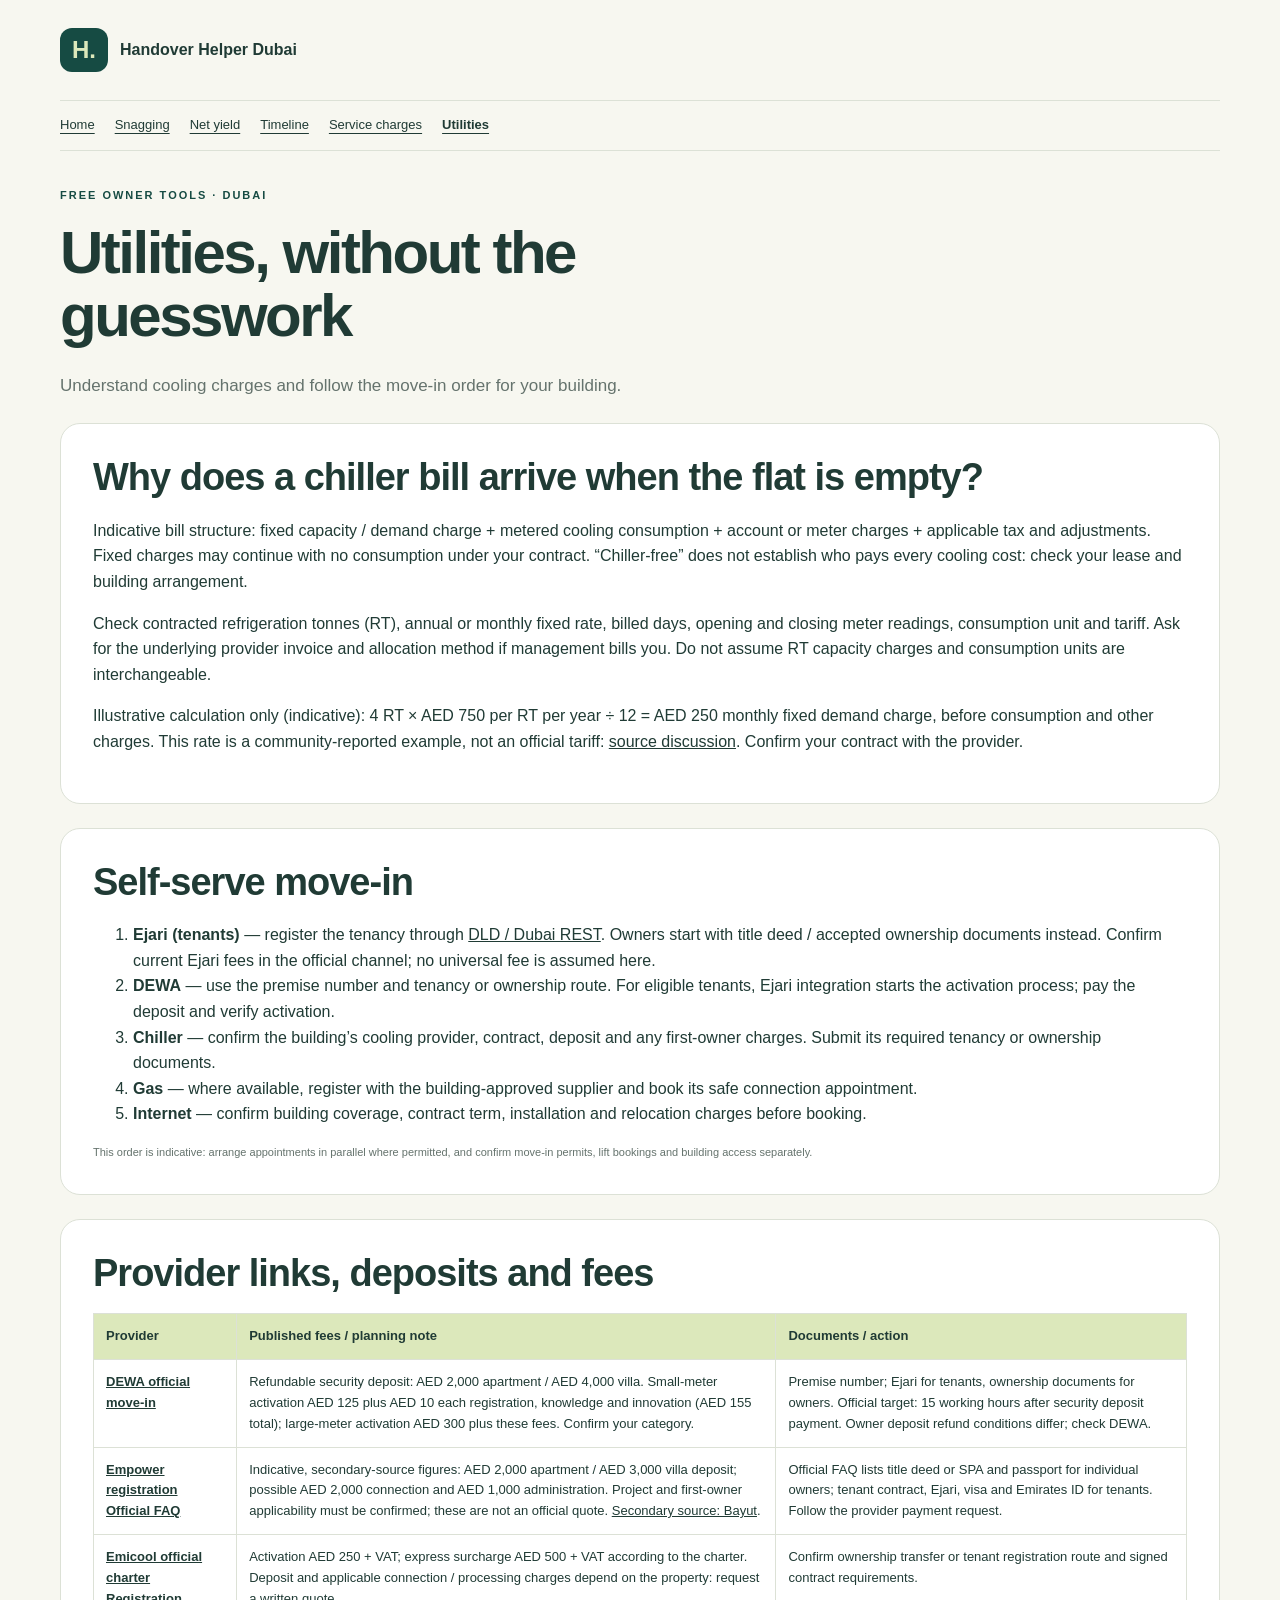
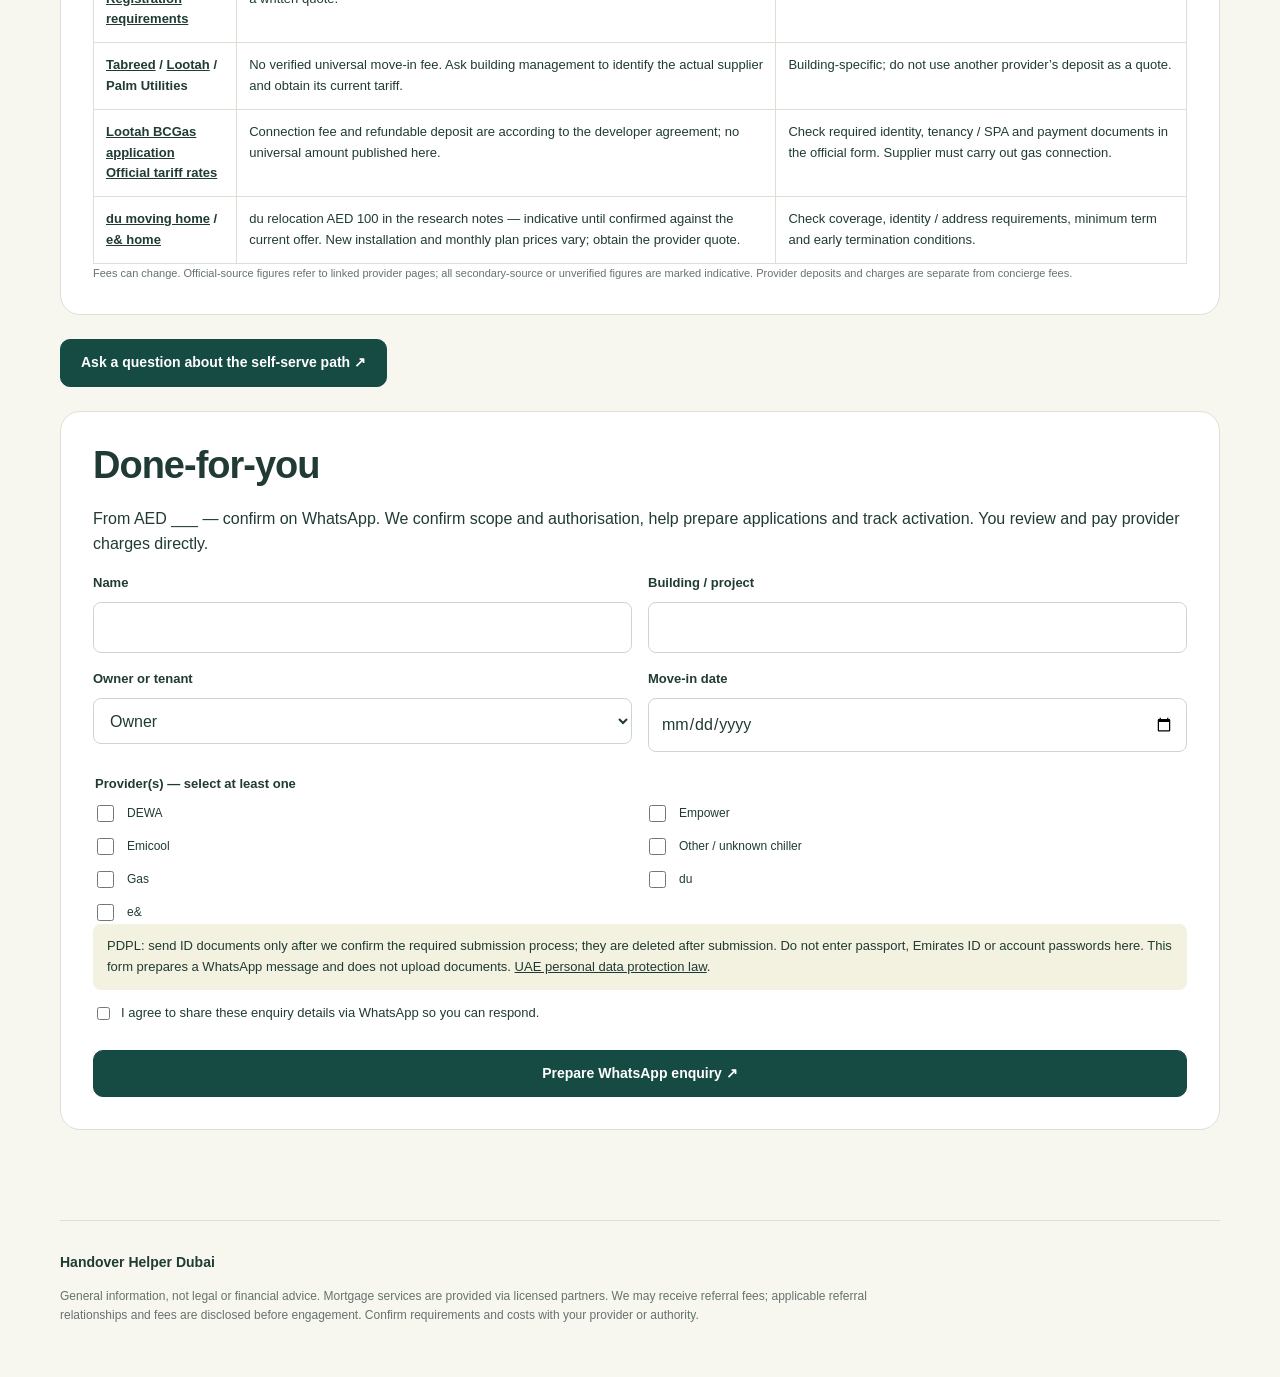
<file: tools/utilities/index.html>
<!doctype html><html lang="en"><head><meta charset="utf-8"><meta name="viewport" content="width=device-width, initial-scale=1"><title>Utilities, without the guesswork | Handover Helper Dubai</title><link rel="stylesheet" href="../../styles.css"><link rel="stylesheet" href="../tools.css"><script src="../common.js" defer></script><script src="utilities.js" defer></script></head><body><header class="wrap header"><a class="brand" href="../../index.html"><span class="brand-icon">H.</span>Handover Helper Dubai</a></header><div class="wrap"><nav class="tool-nav" aria-label="Main navigation"><a href="../../index.html">Home</a><a href="../snagging/index.html">Snagging</a><a href="../yield/index.html">Net yield</a><a href="../timeline/index.html">Timeline</a><a href="../service-charge/index.html">Service charges</a><a href="../utilities/index.html">Utilities</a></nav></div><main class="wrap tool-main"><div class="tool-intro"><p class="eyebrow">Free owner tools · Dubai</p><h1>Utilities, without the guesswork</h1><p class="intro">Understand cooling charges and follow the move-in order for your building.</p></div><section class="panel"><h2>Why does a chiller bill arrive when the flat is empty?</h2><p>Indicative bill structure: fixed capacity / demand charge + metered cooling consumption + account or meter charges + applicable tax and adjustments. Fixed charges may continue with no consumption under your contract. “Chiller-free” does not establish who pays every cooling cost: check your lease and building arrangement.</p><p>Check contracted refrigeration tonnes (RT), annual or monthly fixed rate, billed days, opening and closing meter readings, consumption unit and tariff. Ask for the underlying provider invoice and allocation method if management bills you. Do not assume RT capacity charges and consumption units are interchangeable.</p><p>Illustrative calculation only (indicative): 4 RT × AED 750 per RT per year ÷ 12 = AED 250 monthly fixed demand charge, before consumption and other charges. This rate is a community-reported example, not an official tariff: <a href="https://www.reddit.com/r/dubai/comments/1kbakbk/help_me_understand_my_first_month_empower_bill/">source discussion</a>. Confirm your contract with the provider.</p></section>
<section class="panel" id="self-serve"><h2>Self-serve move-in</h2><ol><li><strong>Ejari (tenants)</strong> — register the tenancy through <a href="https://dubailand.gov.ae/">DLD / Dubai REST</a>. Owners start with title deed / accepted ownership documents instead. Confirm current Ejari fees in the official channel; no universal fee is assumed here.</li><li><strong>DEWA</strong> — use the premise number and tenancy or ownership route. For eligible tenants, Ejari integration starts the activation process; pay the deposit and verify activation.</li><li><strong>Chiller</strong> — confirm the building’s cooling provider, contract, deposit and any first-owner charges. Submit its required tenancy or ownership documents.</li><li><strong>Gas</strong> — where available, register with the building-approved supplier and book its safe connection appointment.</li><li><strong>Internet</strong> — confirm building coverage, contract term, installation and relocation charges before booking.</li></ol><p class="small">This order is indicative: arrange appointments in parallel where permitted, and confirm move-in permits, lift bookings and building access separately.</p></section>
<section class="panel"><h2>Provider links, deposits and fees</h2><div class="table-scroll"><table><thead><tr><th>Provider</th><th>Published fees / planning note</th><th>Documents / action</th></tr></thead><tbody>
<tr><th><a href="https://dewa.gov.ae/en/consumer/supply-management/activation-of-electricity-water-move-in">DEWA official move-in</a></th><td>Refundable security deposit: AED 2,000 apartment / AED 4,000 villa. Small-meter activation AED 125 plus AED 10 each registration, knowledge and innovation (AED 155 total); large-meter activation AED 300 plus these fees. Confirm your category.</td><td>Premise number; Ejari for tenants, ownership documents for owners. Official target: 15 working hours after security deposit payment. Owner deposit refund conditions differ; check DEWA.</td></tr>
<tr><th><a href="https://e-services.empower.ae/">Empower registration</a><br><a href="https://e-services.empower.ae/FAQseRegistration.pdf">Official FAQ</a></th><td>Indicative, secondary-source figures: AED 2,000 apartment / AED 3,000 villa deposit; possible AED 2,000 connection and AED 1,000 administration. Project and first-owner applicability must be confirmed; these are not an official quote. <a href="https://www.bayut.com/mybayut/all-about-empower-dubai/">Secondary source: Bayut</a>.</td><td>Official FAQ lists title deed or SPA and passport for individual owners; tenant contract, Ejari, visa and Emirates ID for tenants. Follow the provider payment request.</td></tr>
<tr><th><a href="https://www.emicool.com/en/customer-service-charter">Emicool official charter</a><br><a href="https://www.emicool.com/media/znrld3a4/registration-reuirements-with-forms.pdf">Registration requirements</a></th><td>Activation AED 250 + VAT; express surcharge AED 500 + VAT according to the charter. Deposit and applicable connection / processing charges depend on the property: request a written quote.</td><td>Confirm ownership transfer or tenant registration route and signed contract requirements.</td></tr>
<tr><th><a href="https://www.tabreed.ae/">Tabreed</a> / <a href="https://www.lootah.com/">Lootah</a> / Palm Utilities</th><td>No verified universal move-in fee. Ask building management to identify the actual supplier and obtain its current tariff.</td><td>Building-specific; do not use another provider’s deposit as a quote.</td></tr>
<tr><th><a href="https://apps.lootahbcgas.com/my/gasconnection/request">Lootah BCGas application</a><br><a href="https://apps.lootahbcgas.com/tariff-rates">Official tariff rates</a></th><td>Connection fee and refundable deposit are according to the developer agreement; no universal amount published here.</td><td>Check required identity, tenancy / SPA and payment documents in the official form. Supplier must carry out gas connection.</td></tr>
<tr><th><a href="https://www.du.ae/personal/at-home/moving-to-a-new-home">du moving home</a> / <a href="https://www.etisalat.ae/en/c/home.html">e&amp; home</a></th><td>du relocation AED 100 in the research notes — indicative until confirmed against the current offer. New installation and monthly plan prices vary; obtain the provider quote.</td><td>Check coverage, identity / address requirements, minimum term and early termination conditions.</td></tr>
</tbody></table></div><p class="small">Fees can change. Official-source figures refer to linked provider pages; all secondary-source or unverified figures are marked indicative. Provider deposits and charges are separate from concierge fees.</p></section><p class="no-print"><a class="button primary" data-wa="utilities-diy" href="https://wa.me/971585668337?text=%5Butilities-diy%5D">Ask a question about the self-serve path ↗</a></p><section class="panel"><h2>Done-for-you</h2><p>From AED ___ — confirm on WhatsApp. We confirm scope and authorisation, help prepare applications and track activation. You review and pay provider charges directly.</p><form id="utilities-form"><div class="input-grid"><div><label for="name">Name</label><input id="name" name="name" type="text" value="" autocomplete="name" maxlength="100" required></div><div><label for="building">Building / project</label><input id="building" name="building" type="text" value="" maxlength="160" required></div><div><label for="role">Owner or tenant</label><select id="role" name="role"><option>Owner</option><option>Tenant</option></select></div><div><label for="move-date">Move-in date</label><input id="move-date" name="move-date" type="date" value="" required></div></div><fieldset><legend>Provider(s) — select at least one</legend><div class="service-options"><label><input type="checkbox" name="providers" value="DEWA">DEWA</label><label><input type="checkbox" name="providers" value="Empower">Empower</label><label><input type="checkbox" name="providers" value="Emicool">Emicool</label><label><input type="checkbox" name="providers" value="Other / unknown chiller">Other / unknown chiller</label><label><input type="checkbox" name="providers" value="Gas">Gas</label><label><input type="checkbox" name="providers" value="du">du</label><label><input type="checkbox" name="providers" value="e&">e&</label></div></fieldset><p class="note">PDPL: send ID documents only after we confirm the required submission process; they are deleted after submission. Do not enter passport, Emirates ID or account passwords here. This form prepares a WhatsApp message and does not upload documents. <a href="https://uaelegislation.gov.ae/en/legislations/1972/">UAE personal data protection law</a>.</p><label class="consent"><input type="checkbox" id="consent" required> I agree to share these enquiry details via WhatsApp so you can respond.</label><p id="utilities-error" class="error" role="alert"></p><button class="button primary" type="submit">Prepare WhatsApp enquiry ↗</button></form></section></main><footer class="wrap footer"><strong>Handover Helper Dubai</strong><p>General information, not legal or financial advice. Mortgage services are provided via licensed partners. We may receive referral fees; applicable referral relationships and fees are disclosed before engagement. Confirm requirements and costs with your provider or authority.</p></footer></body></html>
</file>
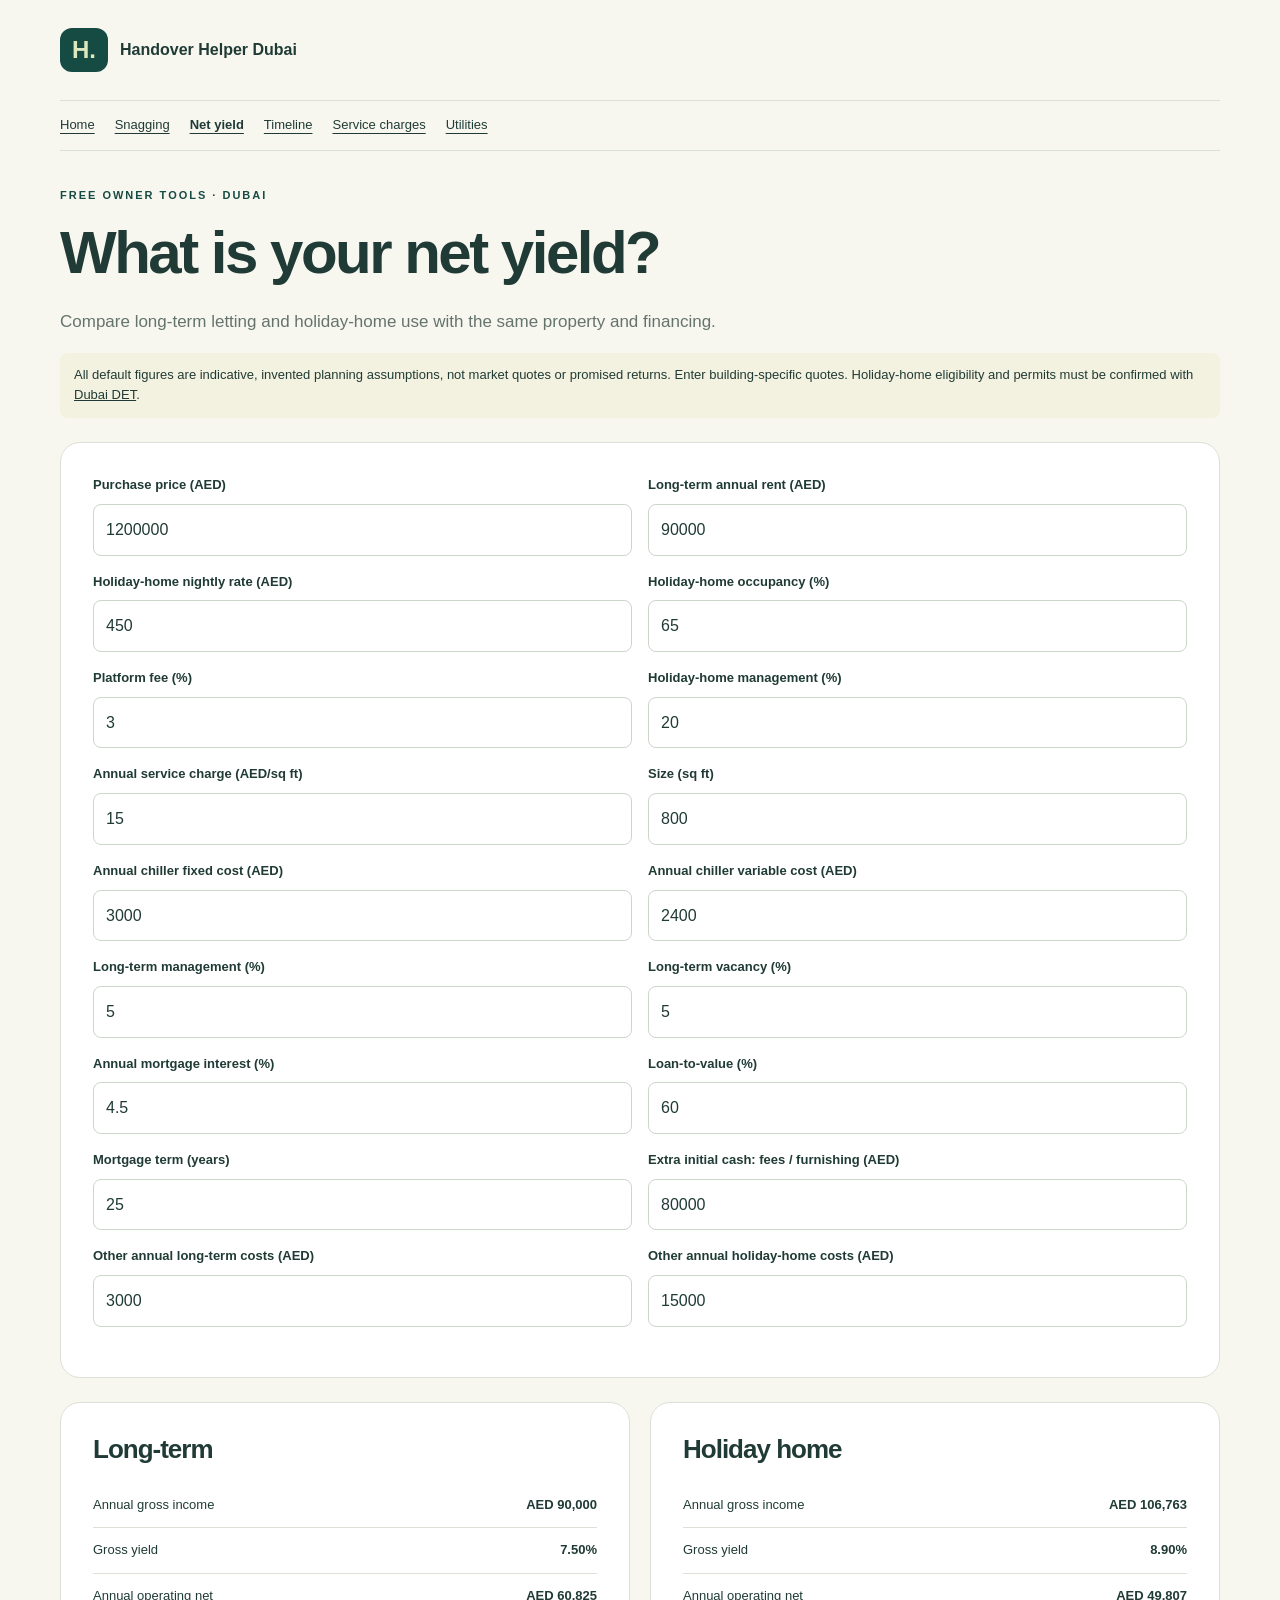
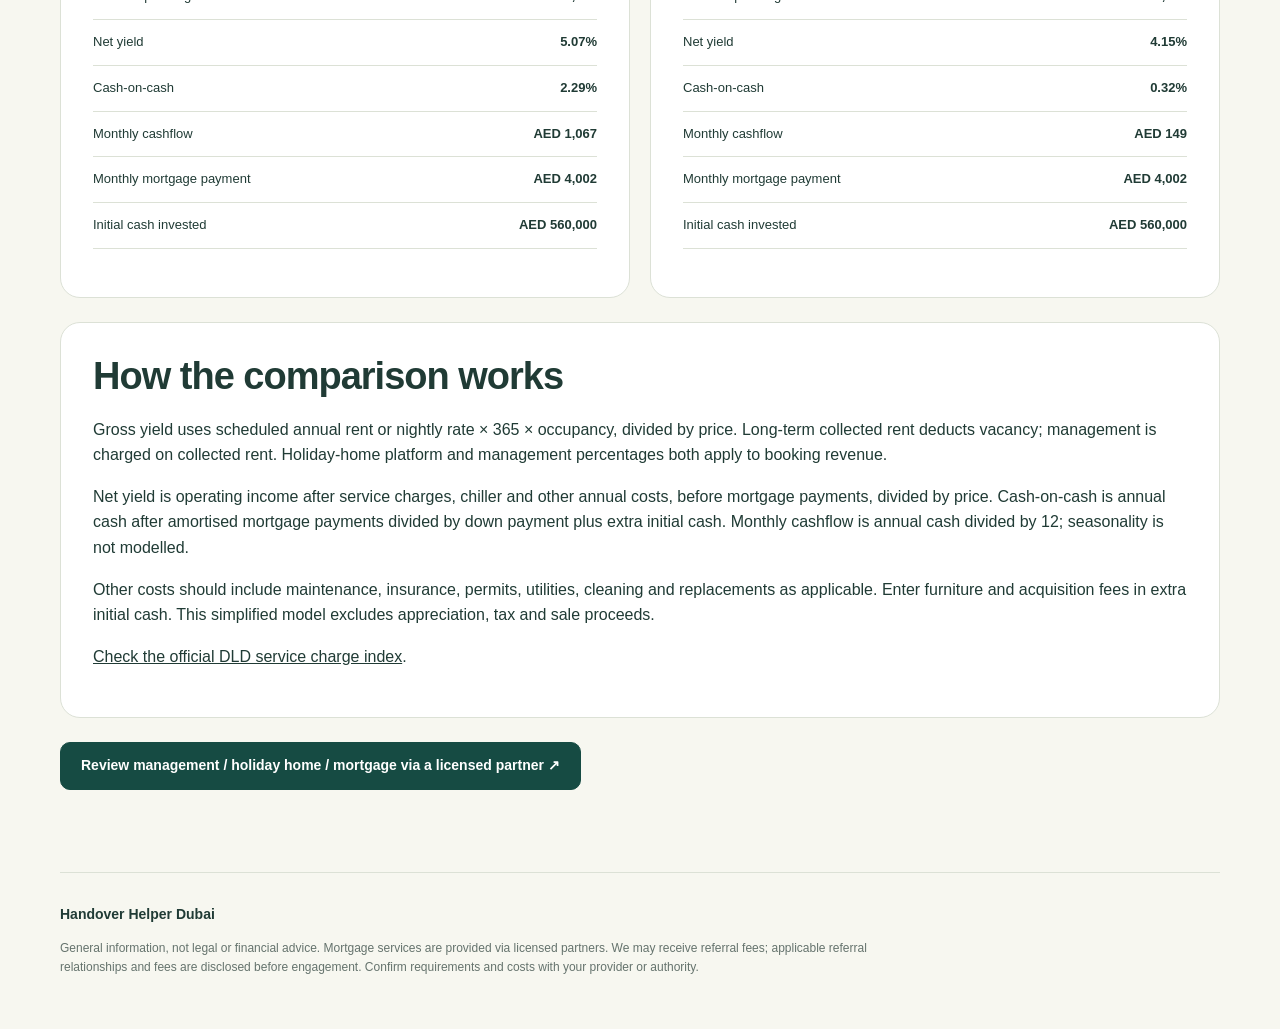
<file: tools/yield/index.html>
<!doctype html><html lang="en"><head><meta charset="utf-8"><meta name="viewport" content="width=device-width, initial-scale=1"><title>What is your net yield? | Handover Helper Dubai</title><link rel="stylesheet" href="../../styles.css"><link rel="stylesheet" href="../tools.css"><script src="../common.js" defer></script><script src="yield.js" defer></script></head><body><header class="wrap header"><a class="brand" href="../../index.html"><span class="brand-icon">H.</span>Handover Helper Dubai</a></header><div class="wrap"><nav class="tool-nav" aria-label="Main navigation"><a href="../../index.html">Home</a><a href="../snagging/index.html">Snagging</a><a href="../yield/index.html">Net yield</a><a href="../timeline/index.html">Timeline</a><a href="../service-charge/index.html">Service charges</a><a href="../utilities/index.html">Utilities</a></nav></div><main class="wrap tool-main"><div class="tool-intro"><p class="eyebrow">Free owner tools · Dubai</p><h1>What is your net yield?</h1><p class="intro">Compare long-term letting and holiday-home use with the same property and financing.</p></div><p class="note">All default figures are indicative, invented planning assumptions, not market quotes or promised returns. Enter building-specific quotes. Holiday-home eligibility and permits must be confirmed with <a href="https://www.dubaidet.gov.ae/en/our-services/for-businesses-and-professionals/apply-for-a-holiday-home-permit">Dubai DET</a>.</p><form id="yield-form" class="panel"><div class="input-grid"><div><label for="price">Purchase price (AED)</label><input id="price" name="price" type="number" value="1200000" min="1" step="any" required></div><div><label for="rent">Long-term annual rent (AED)</label><input id="rent" name="rent" type="number" value="90000" min="0" step="any" required></div><div><label for="nightly">Holiday-home nightly rate (AED)</label><input id="nightly" name="nightly" type="number" value="450" min="0" step="any" required></div><div><label for="occupancy">Holiday-home occupancy (%)</label><input id="occupancy" name="occupancy" type="number" value="65" min="0" max="100" step="any" required></div><div><label for="platform">Platform fee (%)</label><input id="platform" name="platform" type="number" value="3" min="0" max="100" step="any" required></div><div><label for="hhmanagement">Holiday-home management (%)</label><input id="hhmanagement" name="hhmanagement" type="number" value="20" min="0" max="100" step="any" required></div><div><label for="sc">Annual service charge (AED/sq ft)</label><input id="sc" name="sc" type="number" value="15" min="0" step="any" required></div><div><label for="size">Size (sq ft)</label><input id="size" name="size" type="number" value="800" min="1" step="any" required></div><div><label for="fixed">Annual chiller fixed cost (AED)</label><input id="fixed" name="fixed" type="number" value="3000" min="0" step="any" required></div><div><label for="variable">Annual chiller variable cost (AED)</label><input id="variable" name="variable" type="number" value="2400" min="0" step="any" required></div><div><label for="management">Long-term management (%)</label><input id="management" name="management" type="number" value="5" min="0" max="100" step="any" required></div><div><label for="vacancy">Long-term vacancy (%)</label><input id="vacancy" name="vacancy" type="number" value="5" min="0" max="100" step="any" required></div><div><label for="rate">Annual mortgage interest (%)</label><input id="rate" name="rate" type="number" value="4.5" min="0" max="100" step="any" required></div><div><label for="ltv">Loan-to-value (%)</label><input id="ltv" name="ltv" type="number" value="60" min="0" max="100" step="any" required></div><div><label for="term">Mortgage term (years)</label><input id="term" name="term" type="number" value="25" min="1" max="50" step="any" required></div><div><label for="upfront">Extra initial cash: fees / furnishing (AED)</label><input id="upfront" name="upfront" type="number" value="80000" min="0" step="any" required></div><div><label for="otherlt">Other annual long-term costs (AED)</label><input id="otherlt" name="otherlt" type="number" value="3000" min="0" step="any" required></div><div><label for="otherhh">Other annual holiday-home costs (AED)</label><input id="otherhh" name="otherhh" type="number" value="15000" min="0" step="any" required></div></div></form><p id="yield-error" class="error" role="alert"></p><div id="yield-results" class="comparison" aria-live="polite"></div><section class="panel"><h2>How the comparison works</h2><p>Gross yield uses scheduled annual rent or nightly rate × 365 × occupancy, divided by price. Long-term collected rent deducts vacancy; management is charged on collected rent. Holiday-home platform and management percentages both apply to booking revenue.</p><p>Net yield is operating income after service charges, chiller and other annual costs, before mortgage payments, divided by price. Cash-on-cash is annual cash after amortised mortgage payments divided by down payment plus extra initial cash. Monthly cashflow is annual cash divided by 12; seasonality is not modelled.</p><p>Other costs should include maintenance, insurance, permits, utilities, cleaning and replacements as applicable. Enter furniture and acquisition fees in extra initial cash. This simplified model excludes appreciation, tax and sale proceeds.</p><p><a href="https://dubailand.gov.ae/en/eservices/service-charge-index-overview/service-charge-index/">Check the official DLD service charge index</a>.</p></section><p class="no-print"><a class="button primary" data-wa="yield-calc" href="https://wa.me/971585668337?text=%5Byield-calc%5D">Review management / holiday home / mortgage via a licensed partner ↗</a></p></main><footer class="wrap footer"><strong>Handover Helper Dubai</strong><p>General information, not legal or financial advice. Mortgage services are provided via licensed partners. We may receive referral fees; applicable referral relationships and fees are disclosed before engagement. Confirm requirements and costs with your provider or authority.</p></footer></body></html>
</file>
<file: styles.css>
:root{--ink:#203b35;--muted:#65736d;--green:#164b43;--lime:#dce8bb;--paper:#f7f7f0;--line:#dce1d6;--white:#fff;--radius:20px}*{box-sizing:border-box}html{scroll-behavior:smooth;scroll-padding-top:24px}body{margin:0;background:var(--paper);color:var(--ink);font-family:Arial,Helvetica,sans-serif;line-height:1.6}a{color:inherit}button,input,select{font:inherit}button,a,input,select{touch-action:manipulation}button{cursor:pointer}.wrap{width:min(1160px,calc(100% - 40px));margin-inline:auto}.header{display:flex;align-items:center;justify-content:space-between;padding-block:24px;gap:16px}.brand{display:flex;align-items:center;gap:12px;text-decoration:none;font-weight:700;font-size:14px}.brand-icon{background:var(--green);color:var(--lime);font-size:24px;padding:3px 12px;border-radius:12px}.language{display:flex;padding:4px;background:#e8ecdf;border-radius:30px}.language button{border:0;background:transparent;color:var(--ink);padding:6px 12px;border-radius:24px;font-size:12px;font-weight:700}.language button[aria-pressed=true]{background:var(--green);color:white}.hero{padding-block:40px;display:grid;gap:32px}.eyebrow{text-transform:uppercase;font-size:11px;font-weight:700;letter-spacing:2px;color:var(--green);margin:0 0 16px}h1,h2,h3,p{margin-top:0}h1{font-size:clamp(40px,5.3vw,68px);line-height:1.06;letter-spacing:-2.5px;max-width:720px;margin-bottom:24px}h2{font-size:clamp(28px,3vw,38px);line-height:1.15;letter-spacing:-1px;margin-bottom:18px}.intro{font-size:17px;max-width:510px;color:var(--muted)}.actions{display:flex;gap:12px;flex-wrap:wrap;margin-top:28px}.button{display:inline-flex;justify-content:center;align-items:center;padding:13px 20px;border-radius:10px;text-decoration:none;border:1px solid var(--green);font-weight:700;font-size:14px;line-height:1.4}.primary{background:var(--green);color:white}.secondary{background:transparent;color:var(--green)}.button:hover{filter:brightness(.92)}.byline{margin-top:24px;font-size:12px;color:var(--muted)}.hero-art{height:320px;position:relative;overflow:hidden;border-radius:var(--radius);background:#dce6d2}.sun{position:absolute;width:130px;height:130px;border-radius:50%;background:#f6f5de;top:30px;right:38px}.building{position:absolute;bottom:55px;background:#b2c5b2;border-top:4px solid #96af9d;background-image:repeating-linear-gradient(90deg,transparent 0 17px,#d2ddc7 17px 20px)}.b1{left:20px;width:60px;height:100px}.b2{left:90px;width:60px;height:180px}.b3{right:10px;width:68px;height:130px}.arch{position:absolute;left:calc(50% - 70px);bottom:54px;width:140px;height:225px;border-radius:80px 80px 0 0;background:var(--green);border:12px solid #f7f7ed;box-shadow:12px 10px 0 #a8bdab}.door-knob{position:absolute;right:12px;top:125px;width:12px;height:12px;border-radius:50%;background:#dce8bb}.art-caption{position:absolute;bottom:0;left:0;width:100%;padding:16px 22px;display:flex;justify-content:space-between;background:var(--green);color:var(--lime);font-size:11px;letter-spacing:1px}.section{padding-block:36px}.section-heading{display:grid;gap:8px}.section-heading>p{color:var(--muted);max-width:390px}.progress-panel{margin:16px 0 24px}.progress-label{display:flex;justify-content:space-between;gap:16px;font-size:12px;margin-bottom:10px}.progress-label span{color:var(--muted)}.progress-track{height:7px;background:#e3e7da;border-radius:8px;overflow:hidden}#progress-fill{height:100%;background:var(--green);transition:width .25s}.checklist{display:grid;gap:12px}.step{background:var(--white);border:1px solid var(--line);border-radius:14px;display:grid;grid-template-columns:24px 1fr;gap:14px;padding:22px}.step.is-done{background:#eef3e6}.step input{width:20px;height:20px;margin:3px 0;accent-color:var(--green)}.step h3{font-size:16px;line-height:1.4;margin:0 0 8px}.step .number{color:#85998d;font-size:11px;margin-right:8px}.step p{color:var(--muted);font-size:13px;line-height:1.6;margin-bottom:14px}.help{font-size:12px;font-weight:700;color:var(--green);text-underline-offset:4px}.tools-grid{display:grid;gap:20px}.panel{padding:26px;background:white;border:1px solid var(--line);border-radius:var(--radius)}.note{font-size:13px;background:#f3f1df;padding:12px 14px;border-radius:8px}.input-grid{display:grid;gap:16px}label,legend{font-size:13px;font-weight:700;display:block;margin-bottom:8px}input:not([type=checkbox]),select{width:100%;border:1px solid #cdd6cb;border-radius:8px;padding:12px;background:#fff;color:var(--ink);min-height:46px}input:focus,select:focus{outline:2px solid #5f8876;outline-offset:2px}input[aria-invalid=true]{border-color:#a83d35}a:focus-visible,button:focus-visible{outline:3px solid #88aa60;outline-offset:4px}.results{margin:16px 0}.results>div{display:flex;justify-content:space-between;align-items:center;gap:16px;padding:12px 0;border-bottom:1px solid var(--line);font-size:13px}.results dd{margin:0;font-weight:700;text-align:right;white-space:nowrap}.small{font-size:11px;color:var(--muted);line-height:1.7;margin-bottom:0}.calculator{background:var(--lime);display:flex;flex-direction:column;align-items:flex-start;justify-content:center}.calculator p:not(.eyebrow){color:#496250;font-size:14px}.calc-icon{font-size:44px;line-height:1;margin-bottom:32px}.calculator .button{margin-top:16px}.contact-grid{display:grid;gap:28px}.contact-grid>div>p:not(.eyebrow){color:var(--muted);max-width:400px}.broker{display:flex;align-items:center;gap:12px;margin:26px 0 18px}.avatar{width:48px;height:48px;border-radius:50%;display:grid;place-items:center;background:#dce8bb;font-weight:700}.broker strong,.broker span{display:block}.broker span{font-size:12px;color:var(--muted)}.text-link{display:block;width:fit-content;margin:8px 0;font-size:14px;text-underline-offset:4px}form>.input-grid{margin-bottom:18px}fieldset{padding:0;margin:22px 0 0;border:0}.service-options{display:grid;gap:10px}.service-options label{display:flex;align-items:center;gap:10px;font-size:12px;font-weight:400;margin:0}.service-options input{accent-color:var(--green);width:17px;height:17px;flex-shrink:0}.error{font-size:12px;color:#a83d35;margin:10px 0;min-height:0}.error:empty{display:none}form .button{margin-top:18px;width:100%}.footer{border-top:1px solid var(--line);padding-block:28px 40px;margin-top:30px}.footer strong{font-size:14px}.footer>p{font-size:12px;color:var(--muted);max-width:860px;margin-top:12px}@media(min-width:640px){.input-grid,.service-options{grid-template-columns:1fr 1fr}.checklist{grid-template-columns:1fr 1fr}.hero-art{height:360px}.panel{padding:32px}}@media(min-width:900px){.header{padding-block:28px}.brand{font-size:16px}.hero{grid-template-columns:1.3fr .8fr;align-items:center;padding-block:54px 60px;gap:60px}.hero-art{height:410px}.arch{height:280px;width:175px;left:calc(50% - 87px);border-radius:100px 100px 0 0}.door-knob{top:160px}.section-heading{grid-template-columns:1fr 390px;align-items:end}.tools-grid{grid-template-columns:1.35fr .85fr}.contact-grid{grid-template-columns:1fr 1.2fr;gap:70px}.section{padding-block:42px}}@media(prefers-reduced-motion:reduce){html{scroll-behavior:auto}#progress-fill{transition:none}}@media(max-width:370px){.wrap{width:calc(100% - 28px)}.brand{font-size:12px;gap:6px}.language button{padding:6px 9px}.results>div{align-items:flex-start;flex-direction:column;gap:3px}.results dd{text-align:left}}
</file>
<file: tools/tools.css>
textarea{font:inherit;width:100%;padding:12px;border:1px solid var(--line);border-radius:8px;color:var(--ink);resize:vertical}textarea:focus{outline:2px solid #5f8876;outline-offset:2px}.tool-nav{display:flex;flex-wrap:wrap;gap:8px 20px;border-block:1px solid var(--line);padding:14px 0;font-size:13px}.tool-nav a{text-underline-offset:4px}.tool-nav a[aria-current]{font-weight:bold}.tool-main{padding-block:36px}.tool-intro h1{font-size:clamp(36px,6vw,60px)}.tool-intro .intro{max-width:760px}.tool-main>.panel{margin:24px 0}.comparison{display:grid;gap:20px;margin:24px 0}.comparison h2{font-size:26px}.snag-group{margin:28px 0}.snag-item{padding:18px;border:1px solid var(--line);background:white;border-radius:12px;margin:10px 0}.snag-item h3{font-size:15px}.status-options{display:flex;flex-wrap:wrap;gap:16px;margin:8px 0 16px}.status-options label,.consent{display:flex;gap:8px;align-items:center;font-weight:400}.status-options input{accent-color:var(--green)}.timeline li{padding:14px 0;border-bottom:1px solid var(--line)}.timeline time{display:block;font-weight:bold;color:var(--green)}.table-scroll{overflow-x:auto}table{border-collapse:collapse;width:100%;font-size:13px;text-align:left}th,td{border:1px solid var(--line);padding:12px;vertical-align:top}td{overflow-wrap:anywhere}thead{background:var(--lime)}.print-only{display:none}#save-status{margin-top:16px}@media(min-width:700px){.comparison{grid-template-columns:1fr 1fr}.snag-item .input-grid{grid-template-columns:1fr 1fr}}@media print{@page{size:A4;margin:15mm}body{background:white;color:black;font-size:10pt}.header,.tool-nav,.tool-intro,.no-print,body:has(#print-report-content) .tool-main>.panel,body:has(#print-report-content) .footer{display:none!important}.wrap{width:100%;margin:0}.tool-main{padding:0}.print-only{display:block}h1{font-size:24pt;letter-spacing:0}h2{font-size:16pt;letter-spacing:0}table{font-size:8pt;table-layout:fixed}th,td{padding:5px;border-color:#999;white-space:pre-wrap;overflow-wrap:anywhere}tr{break-inside:avoid}thead{display:table-header-group}a{text-decoration:none}.report-meta{white-space:pre-wrap}.report-summary li{white-space:pre-wrap;overflow-wrap:anywhere}}
</file>
